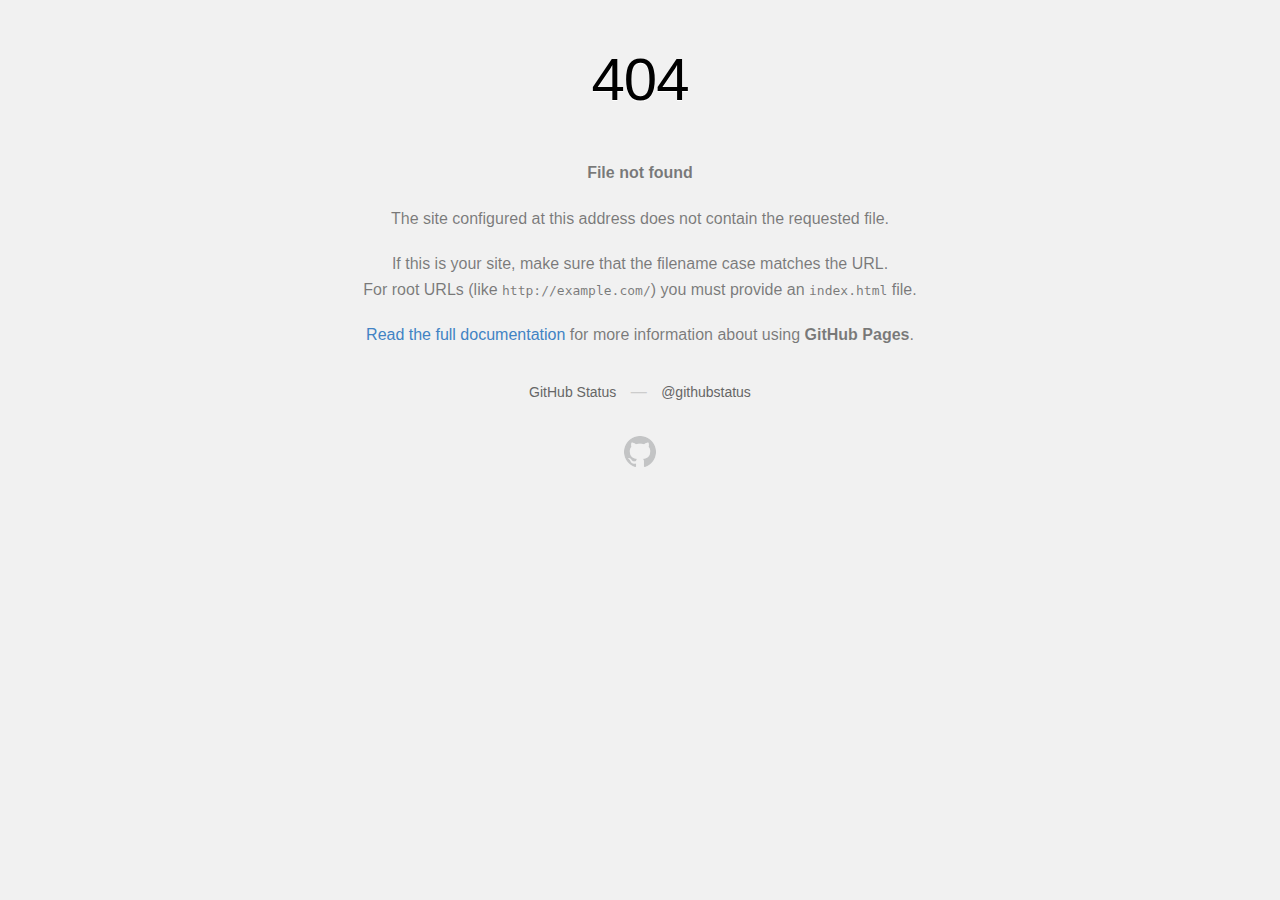
<file: favicon.html>
<!DOCTYPE html>
<html>
  <head>
    <meta http-equiv="Content-type" content="text/html; charset=utf-8">
    <meta http-equiv="Content-Security-Policy" content="default-src 'none'; style-src 'unsafe-inline'; img-src data:; connect-src 'self'">
    <title>Page not found &middot; GitHub Pages</title>
    <style type="text/css" media="screen">
      body {
        background-color: #f1f1f1;
        margin: 0;
        font-family: "Helvetica Neue", Helvetica, Arial, sans-serif;
      }

      .container { margin: 50px auto 40px auto; width: 600px; text-align: center; }

      a { color: #4183c4; text-decoration: none; }
      a:hover { text-decoration: underline; }

      h1 { width: 800px; position:relative; left: -100px; letter-spacing: -1px; line-height: 60px; font-size: 60px; font-weight: 100; margin: 0px 0 50px 0; text-shadow: 0 1px 0 #fff; }
      p { color: rgba(0, 0, 0, 0.5); margin: 20px 0; line-height: 1.6; }

      ul { list-style: none; margin: 25px 0; padding: 0; }
      li { display: table-cell; font-weight: bold; width: 1%; }

      .logo { display: inline-block; margin-top: 35px; }
      .logo-img-2x { display: none; }
      @media
      only screen and (-webkit-min-device-pixel-ratio: 2),
      only screen and (   min--moz-device-pixel-ratio: 2),
      only screen and (     -o-min-device-pixel-ratio: 2/1),
      only screen and (        min-device-pixel-ratio: 2),
      only screen and (                min-resolution: 192dpi),
      only screen and (                min-resolution: 2dppx) {
        .logo-img-1x { display: none; }
        .logo-img-2x { display: inline-block; }
      }

      #suggestions {
        margin-top: 35px;
        color: #ccc;
      }
      #suggestions a {
        color: #666666;
        font-weight: 200;
        font-size: 14px;
        margin: 0 10px;
      }

    </style>
  </head>
  <body>

    <div class="container">

      <h1>404</h1>
      <p><strong>File not found</strong></p>

      <p>
        The site configured at this address does not
        contain the requested file.
      </p>

      <p>
        If this is your site, make sure that the filename case matches the URL.<br>
        For root URLs (like <code>http://example.com/</code>) you must provide an
        <code>index.html</code> file.
      </p>

      <p>
        <a href="https://help.github.com/pages/">Read the full documentation</a>
        for more information about using <strong>GitHub Pages</strong>.
      </p>

      <div id="suggestions">
        <a href="https://githubstatus.com">GitHub Status</a> &mdash;
        <a href="https://twitter.com/githubstatus">@githubstatus</a>
      </div>

      <a href="/" class="logo logo-img-1x">
        <img width="32" height="32" title="" alt="" src="[data-uri]">
      </a>

      <a href="/" class="logo logo-img-2x">
        <img width="32" height="32" title="" alt="" src="[data-uri]">
      </a>
    </div>
  </body>
</html>
</file>
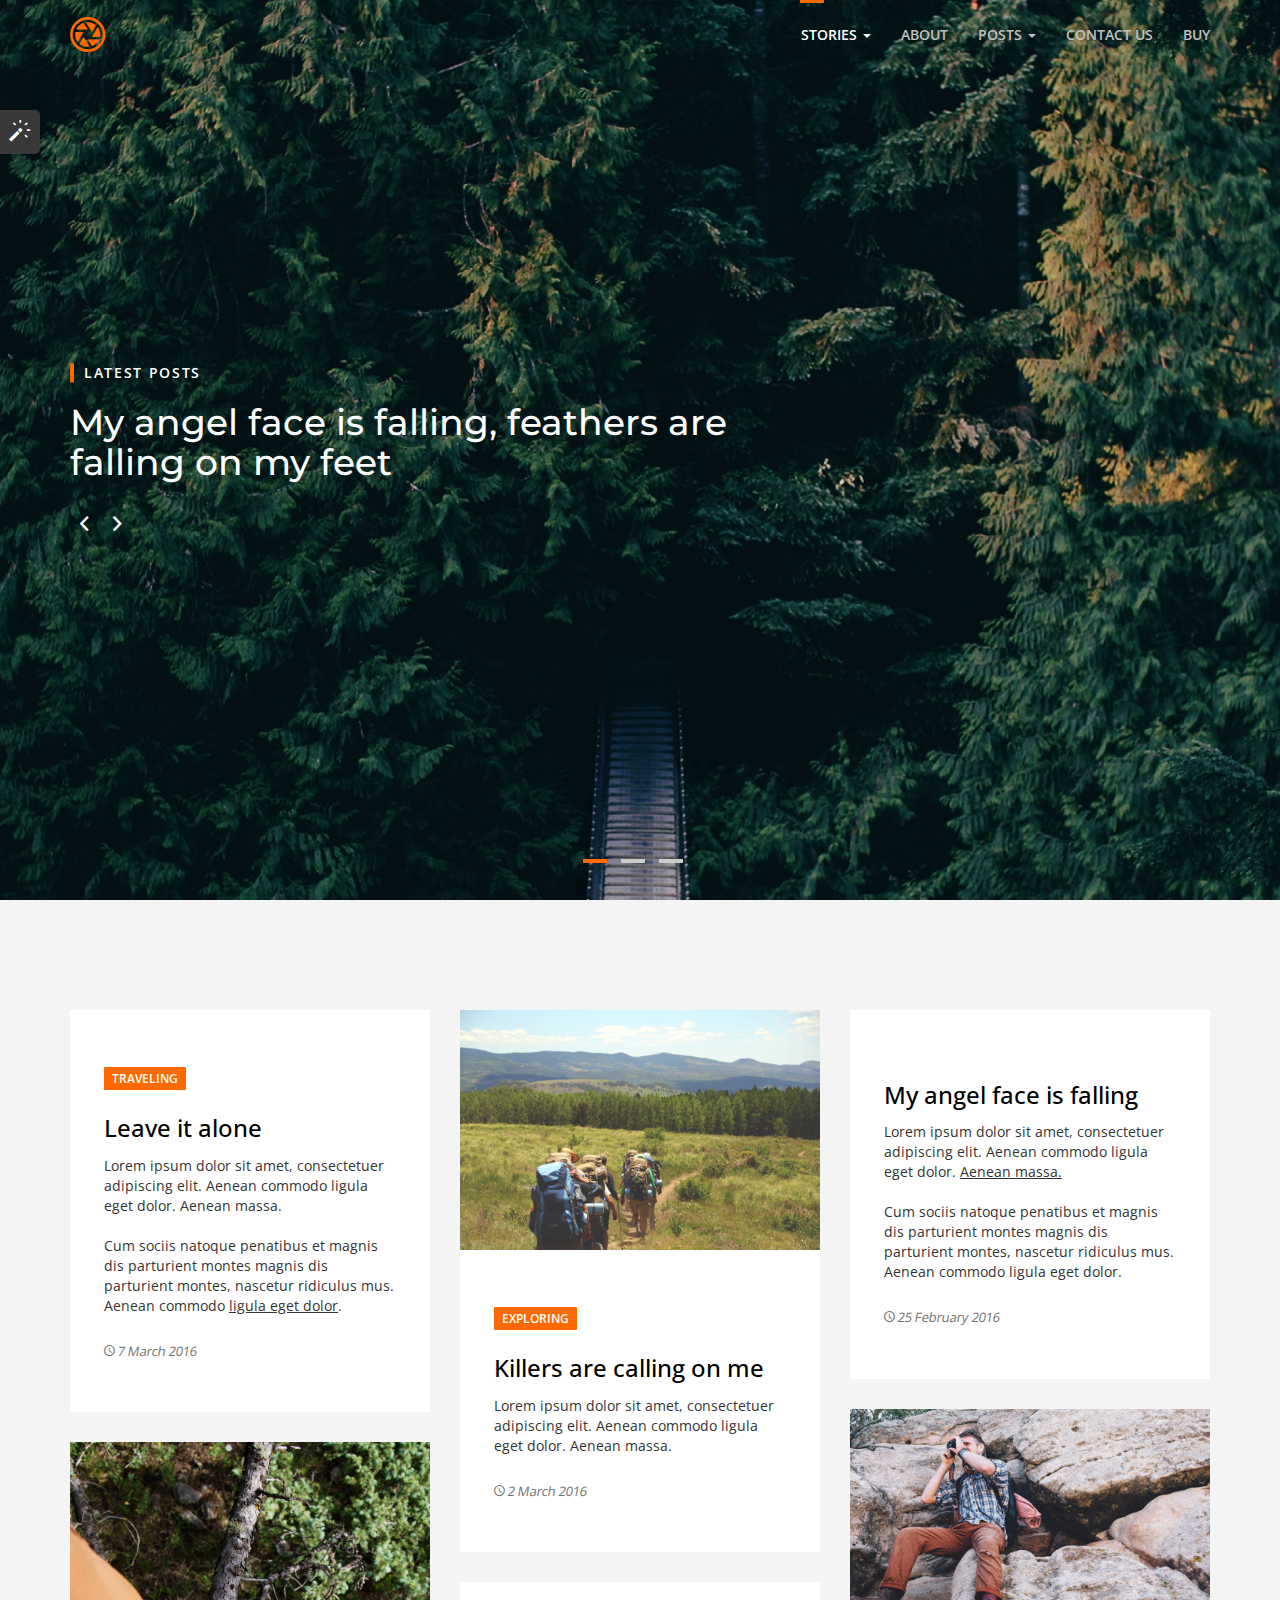
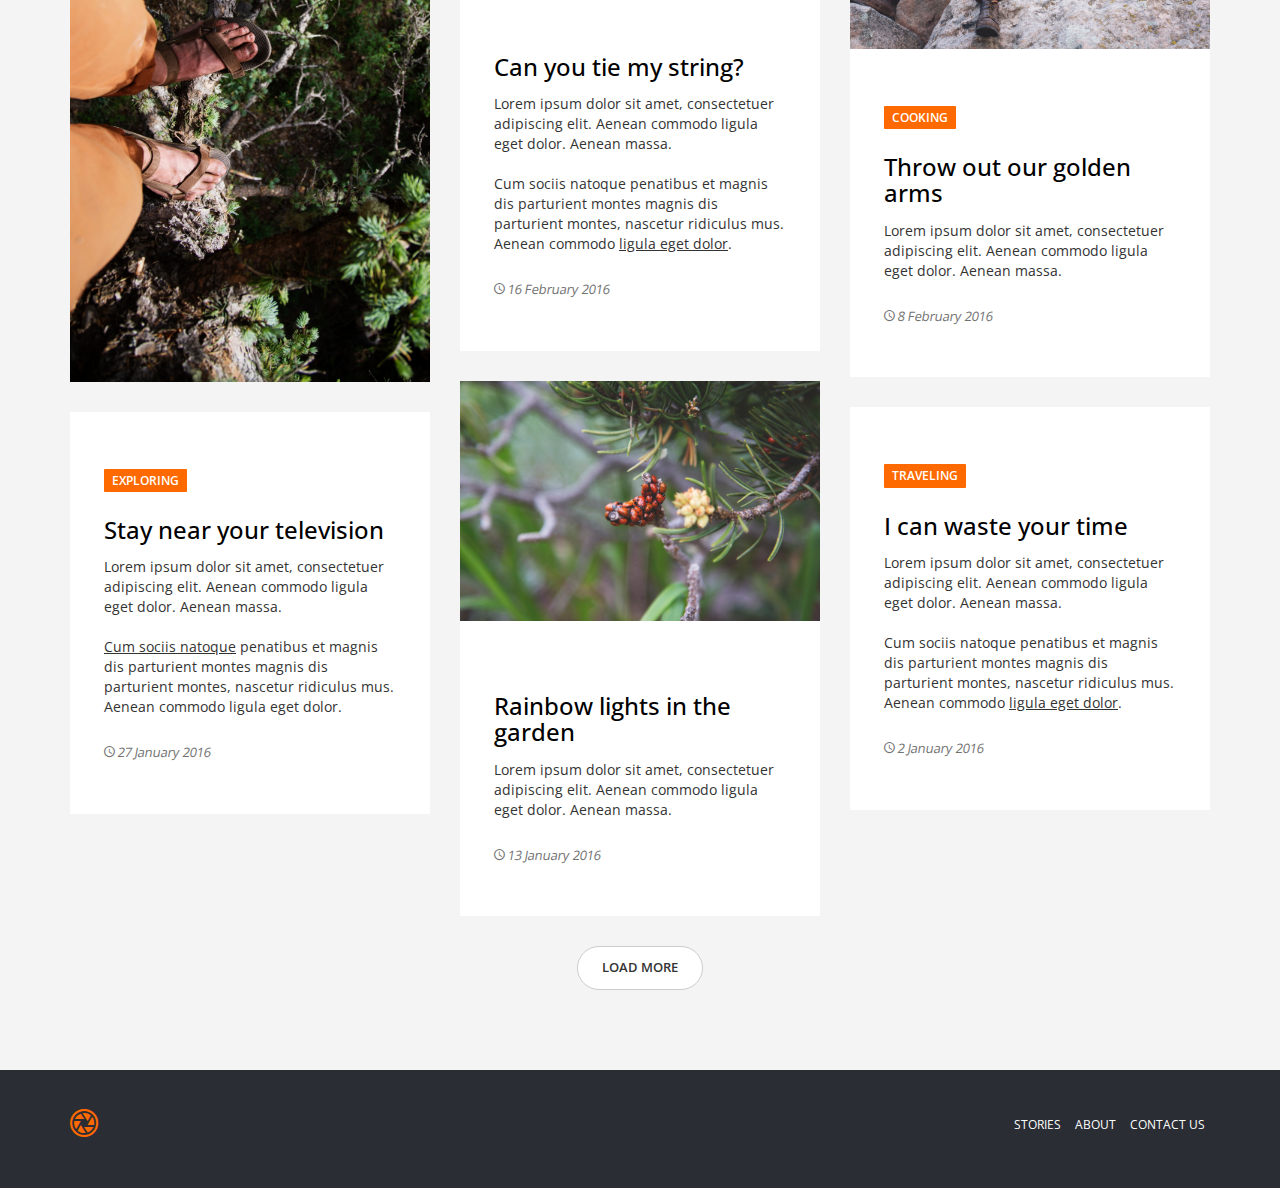
<file: home-travel.html>
<!DOCTYPE html>
<html lang="en">
  
<!-- Mirrored from paullaros.nl/libre/home-travel.html by HTTrack Website Copier/3.x [XR&CO'2014], Thu, 22 Apr 2021 13:57:58 GMT -->
<!-- Added by HTTrack --><meta http-equiv="content-type" content="text/html;charset=utf-8" /><!-- /Added by HTTrack -->
<head>
    <meta charset="utf-8">
    <meta http-equiv="X-UA-Compatible" content="IE=edge">
    <meta name="viewport" content="width=device-width, initial-scale=1.0">
    <meta name="description" content="Libre">
    <meta name="author" content="Paul Laros">
    <link rel="shortcut icon" href="favicon.html">

    <title>Praveen &middot; Professional Blog Theme</title>

    <!-- Fonts -->
    <link href="https://fonts.googleapis.com/css?family=Montserrat:400,700" rel="stylesheet">
    <link href="https://fonts.googleapis.com/css?family=Open+Sans:400,700,400italic,600" rel="stylesheet">

    <!-- Vendor Styles -->
    <link href="css/bootstrap.min.css" rel="stylesheet">
    <link href="css/ionicons.min.css" rel="stylesheet">
    <link href="css/animate.css" rel="stylesheet">
    <link href="css/slippry.css" rel="stylesheet">

    <!-- Theme Styles -->
    <link href="css/libre.css" rel="stylesheet">
    <link href="css/libre-themes.css" rel="stylesheet">
    <link href="css/custom.css" rel="stylesheet">

    <script src="js/pace.min.js"></script>

    <!-- Themeswitcher - REMOVE THIS LINE -->
    <link href="css/themeswitcher.css" rel="stylesheet">

    <!-- HTML5 shiv for IE8 support -->
    <!--[if lt IE 9]>
      <script src="https://oss.maxcdn.com/libs/html5shiv/3.7.0/html5shiv.js"></script>
    <![endif]-->
  </head>

  <body>

    <nav class="navbar navbar-libre navbar-absolute-top">
      <div class="container">
        <div class="navbar-header">
          <button type="button" class="navbar-toggle collapsed" data-toggle="collapse" data-target="#navbar" aria-expanded="false" aria-controls="navbar">
            <span class="sr-only">Toggle navigation</span>
            <span class="icon-bar"></span>
            <span class="icon-bar"></span>
            <span class="icon-bar"></span>
          </button>
          <a class="navbar-brand" href="index-2.html"><i class="ion ion-aperture spin-on-hover"></i></a>
        </div>
        <div id="navbar" class="collapse navbar-collapse">
          <ul class="nav navbar-nav navbar-right">
            <li class="active dropdown">
              <a href="#" class="dropdown-toggle" data-toggle="dropdown" role="button" aria-haspopup="true" aria-expanded="false">Stories <span class="caret"></span></a>
              <ul class="dropdown-menu">
                <li><a href="home-travel.html">Traveller</a></li>
                <li><a href="home-space.html">Space Agency</a></li>
                <li><a href="home-tech.html">Tech Agency</a></li>
                <!-- <li class="divider"></li>
                <li><a href="index-2.html">Landing</a></li> -->
              </ul>
            </li>
            <li><a href="page-about.html">About</a></li>
            <li class="dropdown">
              <a href="#" class="dropdown-toggle" data-toggle="dropdown" role="button" aria-haspopup="true" aria-expanded="false">Posts <span class="caret"></span></a>
              <ul class="dropdown-menu">
                <li><a href="post-image.html">Image post</a></li>
                <li><a href="post-video.html">Video post</a></li>
              </ul>
            </li>
            <!-- <li class="dropdown">
              <a href="#" class="dropdown-toggle" data-toggle="dropdown" role="button" aria-haspopup="true" aria-expanded="false">Docs <span class="caret"></span></a>
              <ul class="dropdown-menu">
                <li><a href="doc-typography.html">Typography</a></li>
                <li><a href="doc-buttons.html">Buttons</a></li>
                <li><a href="doc-tables.html">Tables</a></li>
                <li><a href="doc-forms.html">Forms</a></li>
                <li><a href="doc-panels.html">Panels</a></li>
              </ul>
            </li> -->
            <li><a href="page-contact.html">Contact us</a></li>
            <li><a href="https://wrapbootstrap.com/theme/libre-professional-blog-theme-WB094R3SB" target="_blank">Buy</a></li>
          </ul>
        </div><!--/.nav-collapse -->
      </div>
    </nav>

    <div class="intro">

      <div class="container">
        <div class="content">
          <div class="row">
            <div class="col-md-7">

              <div class="vertical-center">
                <span class="intro-head">Latest posts</span>
                <a class="slider-link" href="#">
                  <h1 class="slider-caption">My angel face is falling, feathers are falling on my feet</h1>
                </a>
                <a class="prev">
                  <i class="ion ion-chevron-left"></i>
                </a>
                <a class="next">
                  <i class="ion ion-chevron-right"></i>
                </a>
              </div>

            </div>
          </div>
        </div>
      </div>

      <ul id="intro-slider">
        <li title="My angel face is falling, feathers are falling on my feet">
          <img alt="" src="img/photos/travel/unsplash-2.jpg">
        </li>
        <li title="We'll stand by the pool, we'll throw out our golden arms">
          <img alt="" src="img/photos/travel/unsplash-3.jpg">
        </li>
        <li title="Hang your holiday rainbow lights in the garden">
          <img alt="" src="img/photos/travel/unsplash-1.jpg">
        </li>
      </ul>
    </div>

    <div class="posts container">
      <div class="row">
        <div class="col-sm-4">
          <section class="post">
            <div class="caption">
              <span class="post-tag">Traveling</span>
              <h2><a href="post-image.html" class="post-title">Leave it alone</a></h2>
              <p class="post-description">Lorem ipsum dolor sit amet, consectetuer adipiscing elit. Aenean commodo ligula eget dolor. Aenean massa.
              <br />
              <br />
              Cum sociis natoque penatibus et magnis dis parturient montes magnis dis parturient montes, nascetur ridiculus mus. Aenean commodo <a href="#">ligula eget dolor</a>.</p>
              <a class="post-share" href="#"><i class="ion ion-android-share-alt"></i></a>
              <span class="post-date"><i class="ion ion-android-time"></i> <span class="slant">7 March 2016</span></span>
            </div>
          </section>
          <div class="post">
            <img alt="" src="img/photos/travel/unsplash-5.jpg" class="img-responsive" />
          </div>
          <section class="post">
            <div class="caption">
              <span class="post-tag">Exploring</span>
              <h2><a href="post-image.html" class="post-title">Stay near your television</a></h2>
              <p class="post-description">Lorem ipsum dolor sit amet, consectetuer adipiscing elit. Aenean commodo ligula eget dolor. Aenean massa.
              <br />
              <br />
              <a href="#">Cum sociis natoque</a> penatibus et magnis dis parturient montes magnis dis parturient montes, nascetur ridiculus mus. Aenean commodo ligula eget dolor.</p>
              <a class="post-share" href="#"><i class="ion ion-android-share-alt"></i></a>
              <span class="post-date"><i class="ion ion-android-time"></i> <span class="slant">27 January 2016</span></span>
            </div>
          </section>
        </div>
        <div class="col-sm-4">
          <section class="post">
            <img alt="" src="img/photos/travel/unsplash-6.jpg" class="img-responsive" />
            <div class="caption">
              <span class="post-tag">Exploring</span>
              <h2><a href="post-image.html" class="post-title">Killers are calling on me</a></h2>
              <p class="post-description">Lorem ipsum dolor sit amet, consectetuer adipiscing elit. Aenean commodo ligula eget dolor. Aenean massa.</p>
              <a class="post-share" href="#"><i class="ion ion-android-share-alt"></i></a>
              <span class="post-date"><i class="ion ion-android-time"></i> <span class="slant">2 March 2016</span></span>
            </div>
          </section>
          <section class="post">
            <div class="caption">
              <h2><a href="post-image.html" class="post-title">Can you tie my string?</a></h2>
              <p class="post-description">Lorem ipsum dolor sit amet, consectetuer adipiscing elit. Aenean commodo ligula eget dolor. Aenean massa.
              <br />
              <br />
              Cum sociis natoque penatibus et magnis dis parturient montes magnis dis parturient montes, nascetur ridiculus mus. Aenean commodo <a href="#">ligula eget dolor</a>.</p>
              <a class="post-share" href="#"><i class="ion ion-android-share-alt"></i></a>
              <span class="post-date"><i class="ion ion-android-time"></i> <span class="slant">16 February 2016</span></span>
            </div>
          </section>
          <section class="post">
            <img alt="" src="img/photos/travel/unsplash-7.jpg" class="img-responsive" />
            <div class="caption">
              <h2><a href="post-image.html" class="post-title">Rainbow lights in the garden</a></h2>
              <p class="post-description">Lorem ipsum dolor sit amet, consectetuer adipiscing elit. Aenean commodo ligula eget dolor. Aenean massa.</p>
              <a class="post-share" href="#"><i class="ion ion-android-share-alt"></i></a>
              <span class="post-date"><i class="ion ion-android-time"></i> <span class="slant">13 January 2016</span></span>
            </div>
          </section>
        </div>
        <div class="col-sm-4">
          <section class="post">
            <div class="caption">
              <h2><a href="post-image.html" class="post-title">My angel face is falling</a></h2>
              <p class="post-description">Lorem ipsum dolor sit amet, consectetuer adipiscing elit. Aenean commodo ligula eget dolor. <a href="#">Aenean massa.</a>
              <br />
              <br />
              Cum sociis natoque penatibus et magnis dis parturient montes magnis dis parturient montes, nascetur ridiculus mus. Aenean commodo ligula eget dolor.</p>
              <a class="post-share" href="#"><i class="ion ion-android-share-alt"></i></a>
              <span class="post-date"><i class="ion ion-android-time"></i> <span class="slant">25 February 2016</span></span>
            </div>
          </section>
          <section class="post">
            <img alt="" src="img/photos/travel/unsplash-4.jpg" class="img-responsive" />
            <div class="caption">
              <span class="post-tag">Cooking</span>
              <h2><a href="post-image.html" class="post-title">Throw out our golden arms</a></h2>
              <p class="post-description">Lorem ipsum dolor sit amet, consectetuer adipiscing elit. Aenean commodo ligula eget dolor. Aenean massa.</p>
              <a class="post-share" href="#"><i class="ion ion-android-share-alt"></i></a>
              <span class="post-date"><i class="ion ion-android-time"></i> <span class="slant">8 February 2016</span></span>
            </div>
          </section>
          <section class="post">
            <div class="caption">
              <span class="post-tag">Traveling</span>
              <h2><a href="post-image.html" class="post-title">I can waste your time</a></h2>
              <p class="post-description">Lorem ipsum dolor sit amet, consectetuer adipiscing elit. Aenean commodo ligula eget dolor. Aenean massa.
              <br />
              <br />
              Cum sociis natoque penatibus et magnis dis parturient montes magnis dis parturient montes, nascetur ridiculus mus. Aenean commodo <a href="#">ligula eget dolor</a>.</p>
              <a class="post-share" href="#"><i class="ion ion-android-share-alt"></i></a>
              <span class="post-date"><i class="ion ion-android-time"></i> <span class="slant">2 January 2016</span></span>
            </div>
          </section>
        </div>
        <div class="col-sm-12 text-center">
          <a class="btn btn-default btn-round-lg btn-lg" href="#">
            Load more
          </a>
        </div>
      </div>
    </div>

    <footer id="footer">
      <div id="links">
        <div class="container">
          <div class="row">

            <div class="col-sm-2">
              <a class="brand" href="index-2.html"><i class="ion ion-aperture spin-on-hover"></i></a>
            </div>

            <div class="col-sm-10 text-right">
              <ul class="list-inline">
                <li class="active"><a href="home-travel.html">Stories</a></li>
                <li><a href="page-about.html">About</a></li>
                <li><a href="page-contact.html">Contact us</a></li>
                <!-- <li><a href="https://wrapbootstrap.com/theme/libre-professional-blog-theme-WB094R3SB" target="_blank">Buy</a></li> -->
              </ul>
            </div>

          </div>
        </div>
      </div>
    </footer>

    <!-- Themeswitcher - REMOVE THESE LINES -->
    <div class="themeswitcher">
      <div class="toggle"><i class="ion ion-wand"></i></div>
      <div class="colors">
        <h4>Theme Colour</h4>
        <div class="color orange btn btn-default btn-block" data-color="orange"></div>
        <div class="color green btn btn-default btn-block" data-color="green"></div>
        <div class="color red btn btn-default btn-block" data-color="red"></div>
        <div class="color blue btn btn-default btn-block" data-color="blue"></div>
        <div class="color yellow btn btn-default btn-block" data-color="yellow"></div>
      </div>
    </div>

    <!-- Scripts -->
    <script src="js/jquery-1.11.3.min.js"></script>
    <script src="js/bootstrap.min.js"></script>
    <script src="js/slippry.min.js"></script>
    <script src="js/main.js"></script>

    <!-- Page specific scripts -->
    <script>

      var slider;

      $(function(){
        slider = $('#intro-slider').slippry({
          // General elements & wrapper
          slippryWrapper: '<div class="sy-box intro-slider" />',

          // Options
          auto: true,
          autoHover: false,
          loop: true,
          captionsSrc: 'li',
          captions: 'custom',
          captionsEl: '.slider-caption',
          controls: false,

          // Transitions
          transition: 'kenburns', // fade, horizontal, kenburns, false
          continuous: true,
          speed: 5500,

          // Events
          onSlideBefore: function (slide, old_index, new_index) {
            onSlideBefore(slide, old_index, new_index);
            return this;
          }
        });
      });
    </script>

    <!-- Themeswitcher - REMOVE THIS LINE -->
    <script src="js/themeswitcher.js"></script>

  </body>

<!-- Mirrored from paullaros.nl/libre/home-travel.html by HTTrack Website Copier/3.x [XR&CO'2014], Thu, 22 Apr 2021 14:02:19 GMT -->
</html>
</file>
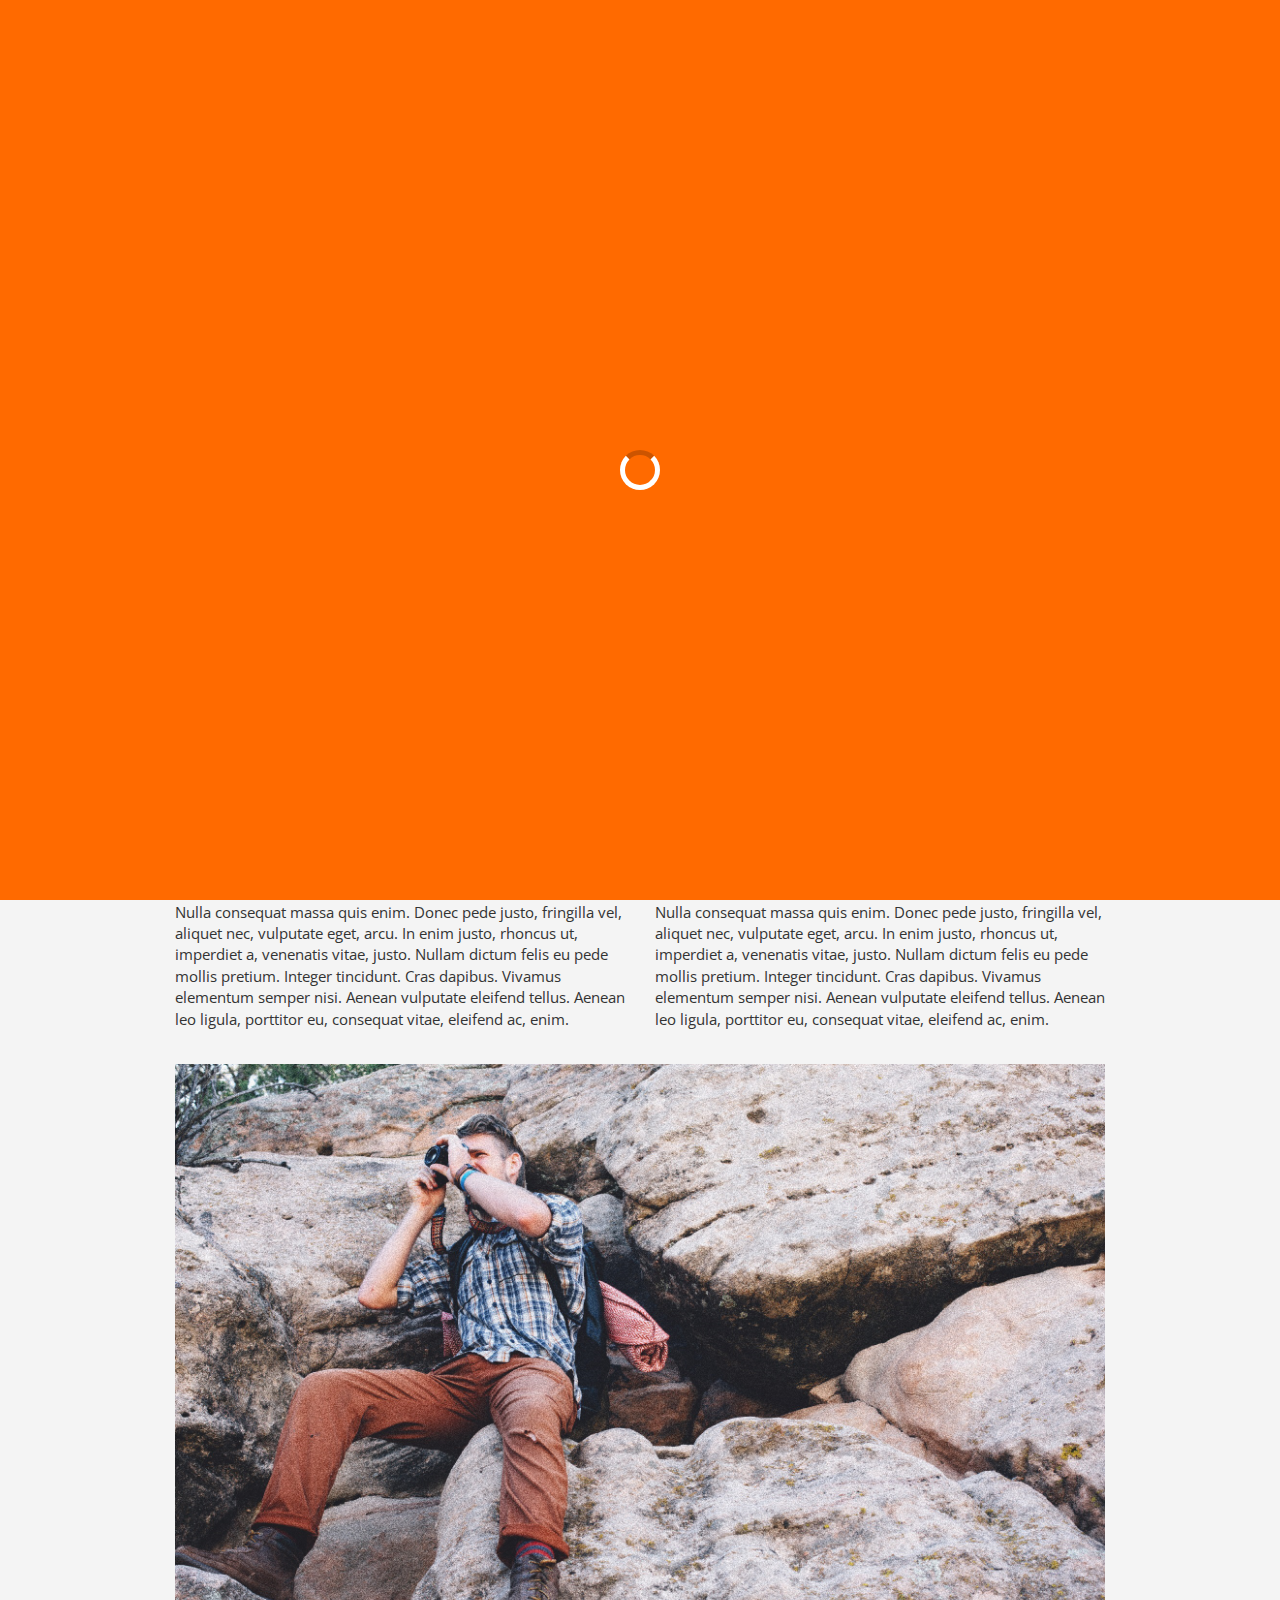
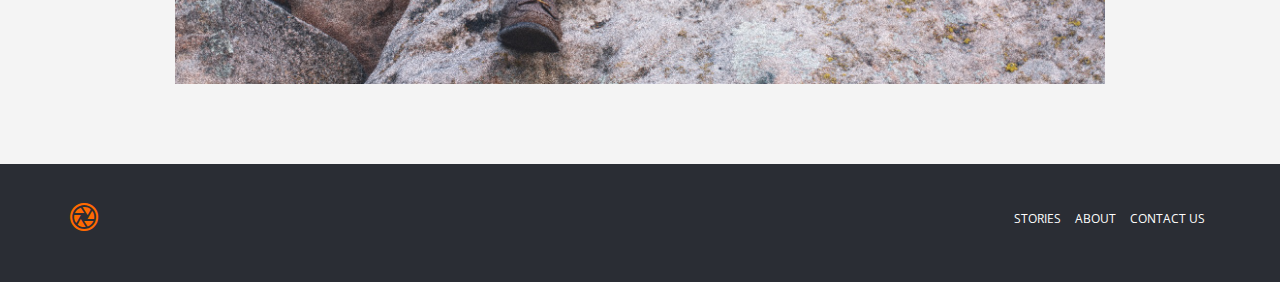
<file: page-about.html>
<!DOCTYPE html>
<html lang="en">
  
<!-- Mirrored from paullaros.nl/libre/page-about.html by HTTrack Website Copier/3.x [XR&CO'2014], Thu, 22 Apr 2021 14:07:14 GMT -->
<!-- Added by HTTrack --><meta http-equiv="content-type" content="text/html;charset=utf-8" /><!-- /Added by HTTrack -->
<head>
    <meta charset="utf-8">
    <meta http-equiv="X-UA-Compatible" content="IE=edge">
    <meta name="viewport" content="width=device-width, initial-scale=1.0">
    <meta name="description" content="Libre">
    <meta name="author" content="Paul Laros">
    <link rel="shortcut icon" href="favicon.html">

    <title>Praveen &middot; Professional Blog Theme</title>

    <!-- Fonts -->
    <link href="https://fonts.googleapis.com/css?family=Montserrat:400,700" rel="stylesheet">
    <link href="https://fonts.googleapis.com/css?family=Open+Sans:400,700,400italic,600" rel="stylesheet">

    <!-- Vendor Styles -->
    <link href="css/bootstrap.min.css" rel="stylesheet">
    <link href="css/ionicons.min.css" rel="stylesheet">
    <link href="css/animate.css" rel="stylesheet">
    <link href="css/slippry.css" rel="stylesheet">

    <!-- Theme Styles -->
    <link href="css/libre.css" rel="stylesheet">
    <link href="css/libre-themes.css" rel="stylesheet">
    <link href="css/custom.css" rel="stylesheet">

    <script src="js/pace.min.js"></script>

    <!-- Themeswitcher - REMOVE THIS LINE -->
    <link href="css/themeswitcher.css" rel="stylesheet">

    <!-- HTML5 shiv for IE8 support -->
    <!--[if lt IE 9]>
      <script src="https://oss.maxcdn.com/libs/html5shiv/3.7.0/html5shiv.js"></script>
    <![endif]-->
  </head>

  <body>

    <nav class="navbar navbar-libre navbar-absolute-top">
      <div class="container">
        <div class="navbar-header">
          <button type="button" class="navbar-toggle collapsed" data-toggle="collapse" data-target="#navbar" aria-expanded="false" aria-controls="navbar">
            <span class="sr-only">Toggle navigation</span>
            <span class="icon-bar"></span>
            <span class="icon-bar"></span>
            <span class="icon-bar"></span>
          </button>
          <a class="navbar-brand" href="index-2.html"><i class="ion ion-aperture spin-on-hover"></i></a>
        </div>
        <div id="navbar" class="collapse navbar-collapse">
          <ul class="nav navbar-nav navbar-right">
            <li class="dropdown">
              <a href="#" class="dropdown-toggle" data-toggle="dropdown" role="button" aria-haspopup="true" aria-expanded="false">Stories <span class="caret"></span></a>
              <ul class="dropdown-menu">
                <li><a href="home-travel.html">Traveller</a></li>
                <li><a href="home-space.html">Space Agency</a></li>
                <li><a href="home-tech.html">Tech Agency</a></li>
                <!-- <li class="divider"></li>
                <li><a href="index-2.html">Landing</a></li> -->
              </ul>
            </li>
            <li class="active"><a href="page-about.html">About</a></li>
            <li class="dropdown">
              <a href="#" class="dropdown-toggle" data-toggle="dropdown" role="button" aria-haspopup="true" aria-expanded="false">Posts <span class="caret"></span></a>
              <ul class="dropdown-menu">
                <li><a href="post-image.html">Image post</a></li>
                <li><a href="post-video.html">Video post</a></li>
              </ul>
            </li>
            <!-- <li class="dropdown">
              <a href="#" class="dropdown-toggle" data-toggle="dropdown" role="button" aria-haspopup="true" aria-expanded="false">Docs <span class="caret"></span></a>
              <ul class="dropdown-menu">
                <li><a href="doc-typography.html">Typography</a></li>
                <li><a href="doc-buttons.html">Buttons</a></li>
                <li><a href="doc-tables.html">Tables</a></li>
                <li><a href="doc-forms.html">Forms</a></li>
                <li><a href="doc-panels.html">Panels</a></li>
              </ul>
            </li> -->
            <li><a href="page-contact.html">Contact us</a></li>
            <!-- <li><a href="https://wrapbootstrap.com/theme/libre-professional-blog-theme-WB094R3SB" target="_blank">Buy</a></li> -->
          </ul>
        </div><!--/.nav-collapse -->
      </div>
    </nav>

    <div class="header page" style="background-image:url('img/photos/travel/unsplash-1.jpg')">

      <div class="vertical-center">
        <div class="container">
          <div class="content">
            <h1>About us</h1>
          </div>
        </div>
      </div>
      
    </div>

    <div class="single post container">

      <div class="content">
        <h2>Let us introduce!</h2>
        <p>Lorem ipsum dolor sit amet, consectetuer adipiscing elit. Aenean commodo ligula eget dolor. Aenean massa. Cum sociis natoque <a href="#">penatibus</a> et magnis dis parturient montes, nascetur ridiculus mus. Donec quam felis, ultricies nec, pellentesque eu, <strong>pretium quis, sem.</strong></p>

        <p>Nulla consequat massa quis enim. Donec pede justo, fringilla vel, aliquet nec, vulputate eget, arcu. In enim justo, rhoncus ut, imperdiet a, venenatis vitae, justo. Nullam dictum felis eu pede mollis pretium. Integer tincidunt. Cras dapibus. Vivamus elementum semper nisi. Aenean vulputate eleifend tellus. Aenean leo ligula, porttitor eu, consequat vitae, eleifend ac, enim.</p>

        <p><strong>Aliquam lorem ante</strong>, dapibus in, viverra quis, feugiat a, tellus. Phasellus viverra nulla ut metus varius laoreet. Quisque rutrum. Aenean imperdiet. Etiam ultricies nisi vel augue. Curabitur ullamcorper ultricies nisi. Nam eget dui. <strong>Etiam rhoncus</strong>. Maecenas tempus, tellus eget condimentum rhoncus, sem quam semper libero, sit amet adipiscing sem neque sed ipsum. Nam quam nunc, blandit vel, luctus pulvinar, hendrerit id, lorem. Maecenas nec odio et ante <a href="#">tincidunt tempus</a>.</p>

        <h3>Our mission</h3>
        <div class="row">
          <div class="col-md-6">
            <p>Nulla consequat massa quis enim. Donec pede justo, fringilla vel, aliquet nec, vulputate eget, arcu. In enim justo, rhoncus ut, imperdiet a, venenatis vitae, justo. Nullam dictum felis eu pede mollis pretium. Integer tincidunt. Cras dapibus. Vivamus elementum semper nisi. Aenean vulputate eleifend tellus. Aenean leo ligula, porttitor eu, consequat vitae, eleifend ac, enim.</p>
          </div>
          <div class="col-md-6">
            <p>Nulla consequat massa quis enim. Donec pede justo, fringilla vel, aliquet nec, vulputate eget, arcu. In enim justo, rhoncus ut, imperdiet a, venenatis vitae, justo. Nullam dictum felis eu pede mollis pretium. Integer tincidunt. Cras dapibus. Vivamus elementum semper nisi. Aenean vulputate eleifend tellus. Aenean leo ligula, porttitor eu, consequat vitae, eleifend ac, enim.</p>
          </div>
        </div>

        <p>
          <img src="img/photos/travel/unsplash-4.jpg" class="img-responsive" />
        </p>

      </div>

    </div>

    <footer id="footer">
      <div id="links">
        <div class="container">
          <div class="row">

            <div class="col-sm-2">
              <a class="brand" href="index-2.html"><i class="ion ion-aperture spin-on-hover"></i></a>
            </div>

            <div class="col-sm-10 text-right">
              <ul class="list-inline">
                <li class="active"><a href="home-travel.html">Stories</a></li>
                <li><a href="page-about.html">About</a></li>
                <li><a href="page-contact.html">Contact us</a></li>
                <!-- <li><a href="https://wrapbootstrap.com/theme/libre-professional-blog-theme-WB094R3SB" target="_blank">Buy</a></li> -->
              </ul>
            </div>

          </div>
        </div>
      </div>
    </footer>

    <!-- Themeswitcher - REMOVE THESE LINES -->
    <div class="themeswitcher">
      <div class="toggle"><i class="ion ion-wand"></i></div>
      <div class="colors">
        <h4>Theme Colour</h4>
        <div class="color orange btn btn-default btn-block" data-color="orange"></div>
        <div class="color green btn btn-default btn-block" data-color="green"></div>
        <div class="color red btn btn-default btn-block" data-color="red"></div>
        <div class="color blue btn btn-default btn-block" data-color="blue"></div>
        <div class="color yellow btn btn-default btn-block" data-color="yellow"></div>
      </div>
    </div>

    <!-- Scripts -->
    <script src="js/jquery-1.11.3.min.js"></script>
    <script src="js/bootstrap.min.js"></script>
    <script src="js/slippry.min.js"></script>
    <script src="js/main.js"></script>

    <!-- Themeswitcher - REMOVE THIS LINE -->
    <script src="js/themeswitcher.js"></script>

  </body>

<!-- Mirrored from paullaros.nl/libre/page-about.html by HTTrack Website Copier/3.x [XR&CO'2014], Thu, 22 Apr 2021 14:07:14 GMT -->
</html>
</file>
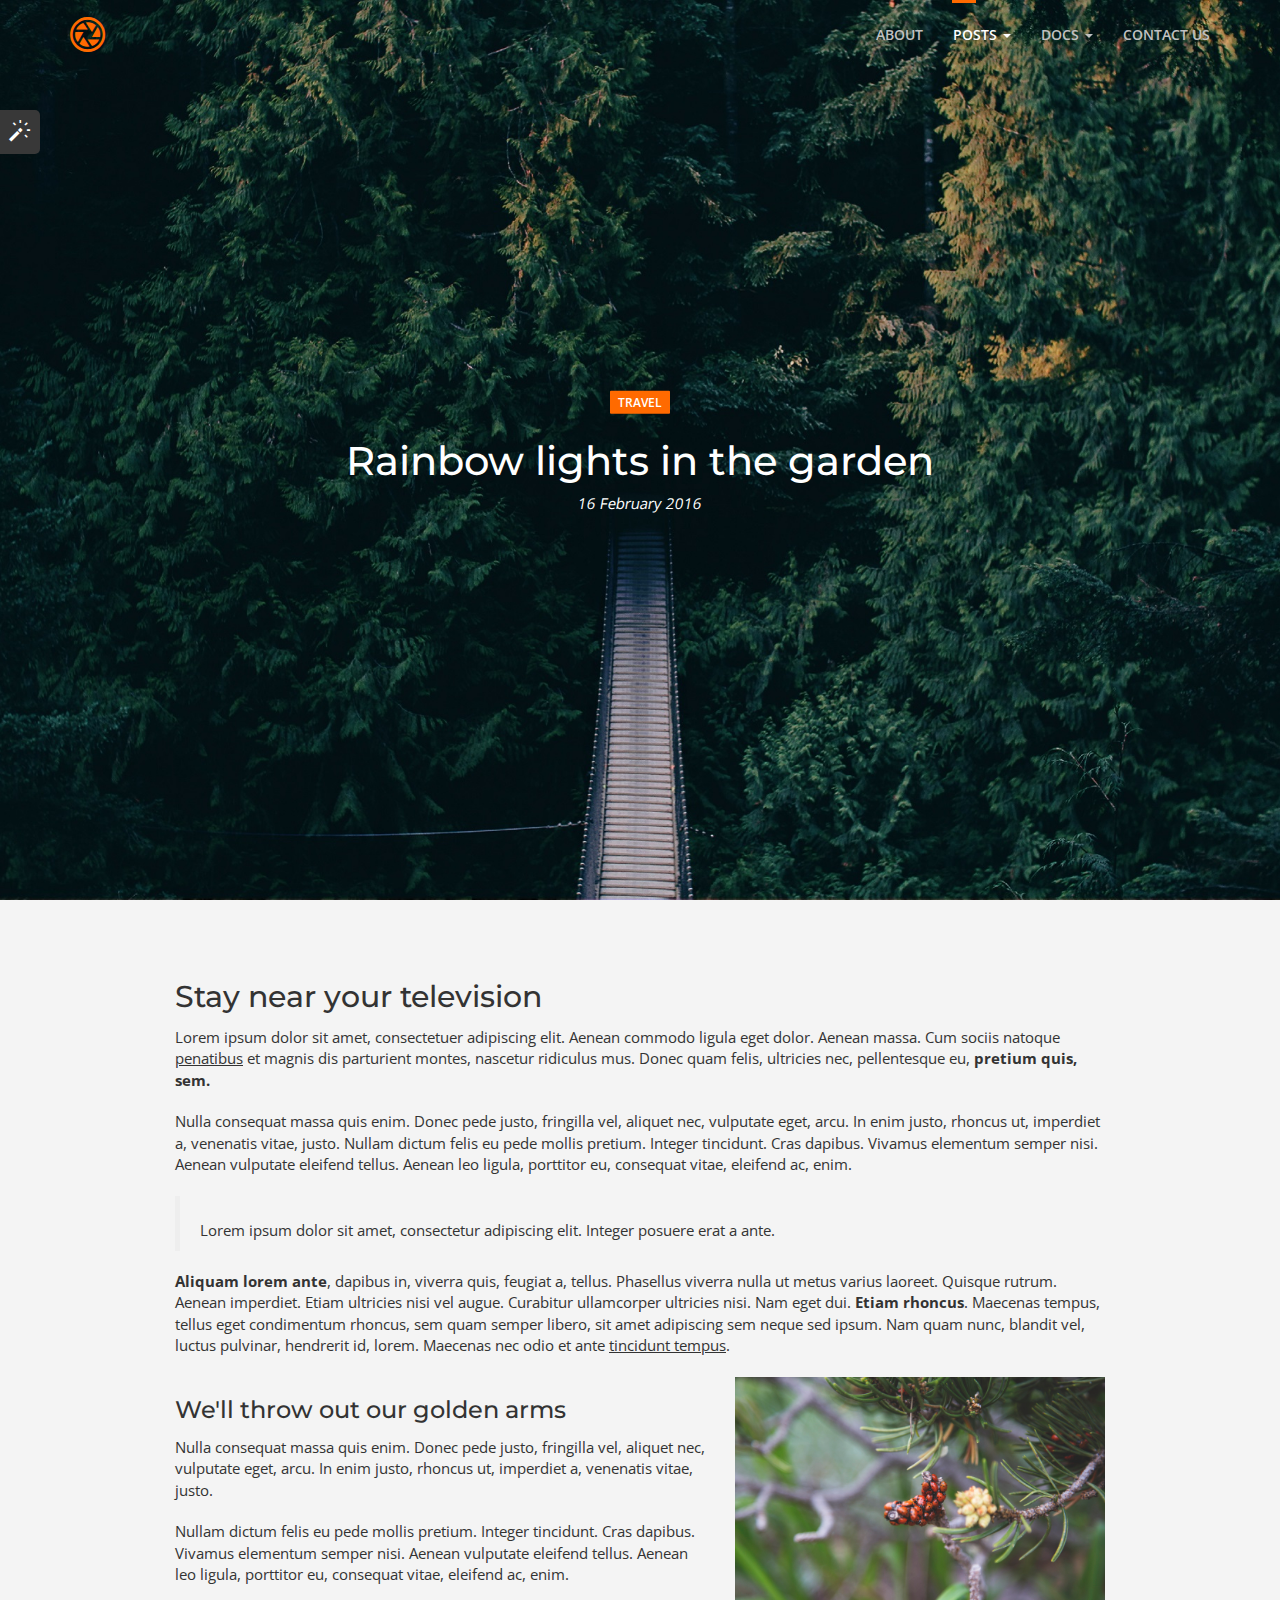
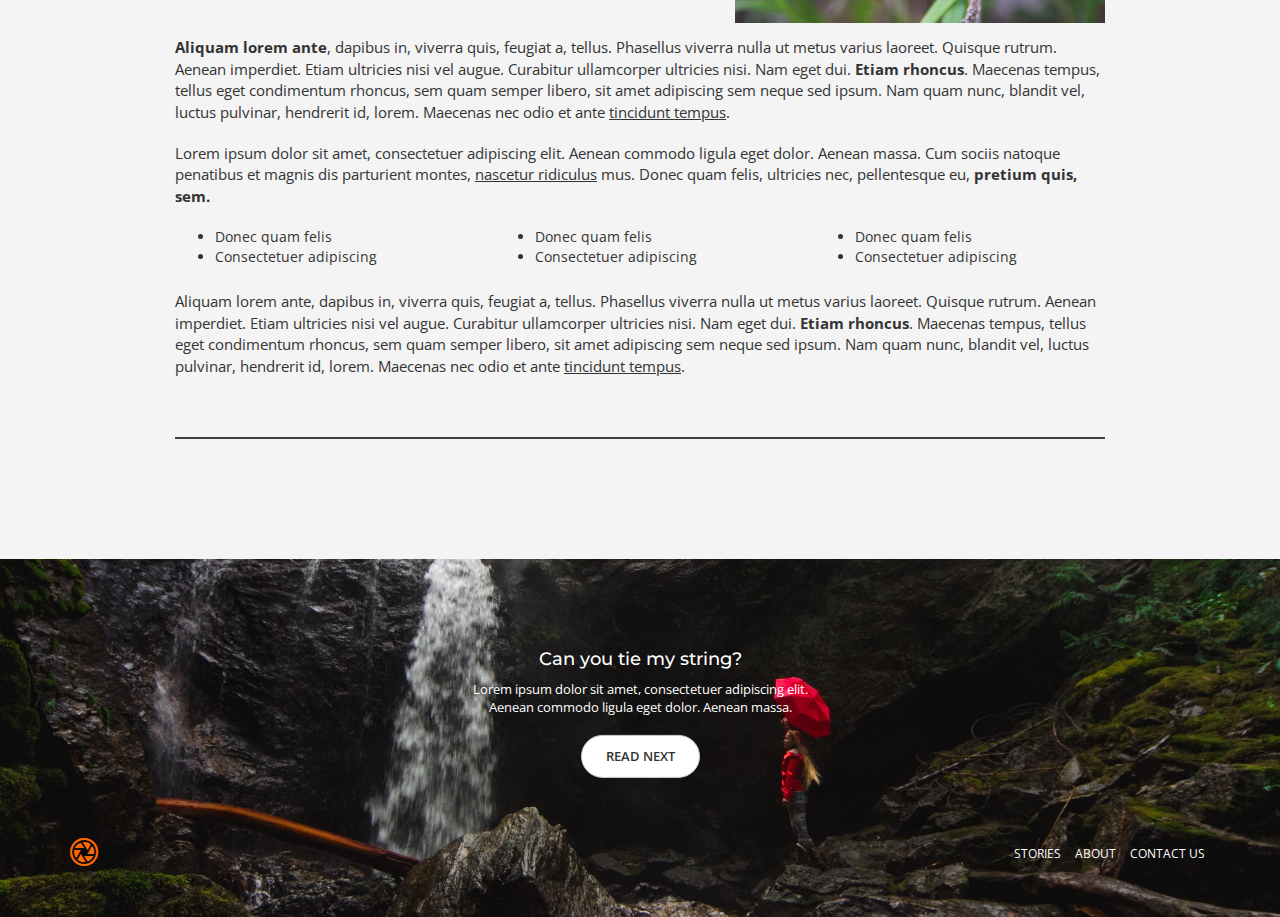
<file: post-image.html>
<!DOCTYPE html>
<html lang="en">
  
<!-- Mirrored from paullaros.nl/libre/post-image.html by HTTrack Website Copier/3.x [XR&CO'2014], Thu, 22 Apr 2021 14:07:14 GMT -->
<!-- Added by HTTrack --><meta http-equiv="content-type" content="text/html;charset=utf-8" /><!-- /Added by HTTrack -->
<head>
    <meta charset="utf-8">
    <meta http-equiv="X-UA-Compatible" content="IE=edge">
    <meta name="viewport" content="width=device-width, initial-scale=1.0">
    <meta name="description" content="Libre">
    <meta name="author" content="Paul Laros">
    <link rel="shortcut icon" href="favicon.html">

    <title>Praveen &middot; Professional Blog Theme</title>

    <!-- Fonts -->
    <link href="https://fonts.googleapis.com/css?family=Montserrat:400,700" rel="stylesheet">
    <link href="https://fonts.googleapis.com/css?family=Open+Sans:400,700,400italic,600" rel="stylesheet">

    <!-- Vendor Styles -->
    <link href="css/bootstrap.min.css" rel="stylesheet">
    <link href="css/ionicons.min.css" rel="stylesheet">
    <link href="css/animate.css" rel="stylesheet">
    <link href="css/slippry.css" rel="stylesheet">

    <!-- Theme Styles -->
    <link href="css/libre.css" rel="stylesheet">
    <link href="css/libre-themes.css" rel="stylesheet">
    <link href="css/custom.css" rel="stylesheet">

    <script src="js/pace.min.js"></script>

    <!-- Themeswitcher - REMOVE THIS LINE -->
    <link href="css/themeswitcher.css" rel="stylesheet">

    <!-- HTML5 shiv for IE8 support -->
    <!--[if lt IE 9]>
      <script src="https://oss.maxcdn.com/libs/html5shiv/3.7.0/html5shiv.js"></script>
    <![endif]-->
  </head>

  <body>

    <nav class="navbar navbar-libre navbar-absolute-top">
      <div class="container">
        <div class="navbar-header">
          <button type="button" class="navbar-toggle collapsed" data-toggle="collapse" data-target="#navbar" aria-expanded="false" aria-controls="navbar">
            <span class="sr-only">Toggle navigation</span>
            <span class="icon-bar"></span>
            <span class="icon-bar"></span>
            <span class="icon-bar"></span>
          </button>
          <a class="navbar-brand" href="index-2.html"><i class="ion ion-aperture spin-on-hover"></i></a>
        </div>
        <div id="navbar" class="collapse navbar-collapse">
          <ul class="nav navbar-nav navbar-right">
            <!-- <li class="dropdown">
              <a href="#" class="dropdown-toggle" data-toggle="dropdown" role="button" aria-haspopup="true" aria-expanded="false">Stories <span class="caret"></span></a>
              <ul class="dropdown-menu">
                <li><a href="home-travel.html">Traveller</a></li>
                <li><a href="home-space.html">Space Agency</a></li>
                <li><a href="home-tech.html">Tech Agency</a></li>
                <li class="divider"></li>
                <li><a href="index-2.html">Landing</a></li>
              </ul>
            </li> -->
            <li><a href="page-about.html">About</a></li>
            <li class="dropdown active">
              <a href="#" class="dropdown-toggle" data-toggle="dropdown" role="button" aria-haspopup="true" aria-expanded="false">Posts <span class="caret"></span></a>
              <ul class="dropdown-menu">
                <li><a href="post-image.html">Image post</a></li>
                <li><a href="post-video.html">Video post</a></li>
              </ul>
            </li>
            <li class="dropdown">
              <a href="#" class="dropdown-toggle" data-toggle="dropdown" role="button" aria-haspopup="true" aria-expanded="false">Docs <span class="caret"></span></a>
              <ul class="dropdown-menu">
                <li><a href="doc-typography.html">Typography</a></li>
                <li><a href="doc-buttons.html">Buttons</a></li>
                <li><a href="doc-tables.html">Tables</a></li>
                <li><a href="doc-forms.html">Forms</a></li>
                <li><a href="doc-panels.html">Panels</a></li>
              </ul>
            </li>
            <li><a href="page-contact.html">Contact us</a></li>
            <!-- <li><a href="https://wrapbootstrap.com/theme/libre-professional-blog-theme-WB094R3SB" target="_blank">Buy</a></li> -->
          </ul>
        </div><!--/.nav-collapse -->
      </div>
    </nav>

    <div class="header post" style="background-image:url('img/photos/travel/unsplash-2.jpg')">

      <div class="vertical-center">
        <div class="container">
          <div class="content">
            <span class="post-tag">Travel</span>
            <h1>Rainbow lights in the garden</h1>
            <span class="post-date slant">16 February 2016</span>
          </div>
        </div>
      </div>
      
    </div>

    <div class="single post container">

      <div class="content">
        <h2>Stay near your television</h2>
        <p>Lorem ipsum dolor sit amet, consectetuer adipiscing elit. Aenean commodo ligula eget dolor. Aenean massa. Cum sociis natoque <a href="#">penatibus</a> et magnis dis parturient montes, nascetur ridiculus mus. Donec quam felis, ultricies nec, pellentesque eu, <strong>pretium quis, sem.</strong></p>

        <p>Nulla consequat massa quis enim. Donec pede justo, fringilla vel, aliquet nec, vulputate eget, arcu. In enim justo, rhoncus ut, imperdiet a, venenatis vitae, justo. Nullam dictum felis eu pede mollis pretium. Integer tincidunt. Cras dapibus. Vivamus elementum semper nisi. Aenean vulputate eleifend tellus. Aenean leo ligula, porttitor eu, consequat vitae, eleifend ac, enim.</p>

        <blockquote>
          <p>Lorem ipsum dolor sit amet, consectetur adipiscing elit. Integer posuere erat a ante.</p>
        </blockquote>
        
        <p><strong>Aliquam lorem ante</strong>, dapibus in, viverra quis, feugiat a, tellus. Phasellus viverra nulla ut metus varius laoreet. Quisque rutrum. Aenean imperdiet. Etiam ultricies nisi vel augue. Curabitur ullamcorper ultricies nisi. Nam eget dui. <strong>Etiam rhoncus</strong>. Maecenas tempus, tellus eget condimentum rhoncus, sem quam semper libero, sit amet adipiscing sem neque sed ipsum. Nam quam nunc, blandit vel, luctus pulvinar, hendrerit id, lorem. Maecenas nec odio et ante <a href="#">tincidunt tempus</a>.</p>

        <div class="row">
          <div class="col-md-7">
            <h3>We'll throw out our golden arms</h3>
            <p>Nulla consequat massa quis enim. Donec pede justo, fringilla vel, aliquet nec, vulputate eget, arcu. In enim justo, rhoncus ut, imperdiet a, venenatis vitae, justo.</p>

            <p>Nullam dictum felis eu pede mollis pretium. Integer tincidunt. Cras dapibus. Vivamus elementum semper nisi. Aenean vulputate eleifend tellus. Aenean leo ligula, porttitor eu, consequat vitae, eleifend ac, enim.</p>
          </div>
          <div class="col-md-5">
            <img src="img/photos/travel/unsplash-7.jpg" class="img-responsive" />
          </div>
        </div>

        <p><strong>Aliquam lorem ante</strong>, dapibus in, viverra quis, feugiat a, tellus. Phasellus viverra nulla ut metus varius laoreet. Quisque rutrum. Aenean imperdiet. Etiam ultricies nisi vel augue. Curabitur ullamcorper ultricies nisi. Nam eget dui. <strong>Etiam rhoncus</strong>. Maecenas tempus, tellus eget condimentum rhoncus, sem quam semper libero, sit amet adipiscing sem neque sed ipsum. Nam quam nunc, blandit vel, luctus pulvinar, hendrerit id, lorem. Maecenas nec odio et ante <a href="#">tincidunt tempus</a>.</p>

        <p>Lorem ipsum dolor sit amet, consectetuer adipiscing elit. Aenean commodo ligula eget dolor. Aenean massa. Cum sociis natoque penatibus et magnis dis parturient montes, <a href="#">nascetur ridiculus</a> mus. Donec quam felis, ultricies nec, pellentesque eu, <strong>pretium quis, sem.</strong></p>

        <div class="row">
          <div class="col-md-4">
            <ul>
              <li>Donec quam felis</li>
              <li>Consectetuer adipiscing</li>
            </ul>
          </div>
          <div class="col-md-4">
            <ul>
              <li>Donec quam felis</li>
              <li>Consectetuer adipiscing</li>
            </ul>
          </div>
          <div class="col-md-4">
            <ul>
              <li>Donec quam felis</li>
              <li>Consectetuer adipiscing</li>
            </ul>
          </div>
        </div>

        <p>Aliquam lorem ante, dapibus in, viverra quis, feugiat a, tellus. Phasellus viverra nulla ut metus varius laoreet. Quisque rutrum. Aenean imperdiet. Etiam ultricies nisi vel augue. Curabitur ullamcorper ultricies nisi. Nam eget dui. <strong>Etiam rhoncus</strong>. Maecenas tempus, tellus eget condimentum rhoncus, sem quam semper libero, sit amet adipiscing sem neque sed ipsum. Nam quam nunc, blandit vel, luctus pulvinar, hendrerit id, lorem. Maecenas nec odio et ante <a href="#">tincidunt tempus</a>.</p>

        <div class="comments">
          <!-- START DISQUS -->
          <div id="disqus_thread"></div>
          <script type="text/javascript">
              /* * * CONFIGURATION VARIABLES * * */
              var disqus_shortname = 'librebootstraptheme';
              
              /* * * DON'T EDIT BELOW THIS LINE * * */
              (function() {
                  var dsq = document.createElement('script'); dsq.type = 'text/javascript'; dsq.async = true;
                  dsq.src = '//' + disqus_shortname + '.disqus.com/embed.js';
                  (document.getElementsByTagName('head')[0] || document.getElementsByTagName('body')[0]).appendChild(dsq);
              })();
          </script>
          <noscript>Please enable JavaScript to view the <a href="https://disqus.com/?ref_noscript" rel="nofollow">comments powered by Disqus.</a></noscript>
          <!-- END DISQUS -->
        </div>


      </div>
    </div>

    <footer id="footer" style="background-image:url('img/photos/travel/unsplash-1.jpg')">
      <div class="next-post">
        <div class="vertical-center">
          <div class="container">
            <div class="row">
              <div class="col-md-4 col-md-offset-4 text-center">
                <h3 class="h4">Can you tie my string?</h3>
                <p>Lorem ipsum dolor sit amet, consectetuer adipiscing elit. Aenean commodo ligula eget dolor. Aenean massa.</p>
                <a href="#" class="btn btn-default btn-lg btn-round-lg">Read next</a>
              </div>
            </div>
          </div>
        </div>
      </div>

      <div id="links">
        <div class="container">
          <div class="row">

            <div class="col-sm-2">
              <a class="brand" href="index-2.html"><i class="ion ion-aperture spin-on-hover"></i></a>
            </div>

            <div class="col-sm-10 text-right">
              <ul class="list-inline">
                <li class="active"><a href="home-travel.html">Stories</a></li>
                <li><a href="page-about.html">About</a></li>
                <li><a href="page-contact.html">Contact us</a></li>
                <!-- <li><a href="https://wrapbootstrap.com/theme/libre-professional-blog-theme-WB094R3SB" target="_blank">Buy</a></li> -->
              </ul>
            </div>

          </div>
        </div>
      </div>
    </footer>

    <!-- Themeswitcher - REMOVE THESE LINES -->
    <div class="themeswitcher">
      <div class="toggle"><i class="ion ion-wand"></i></div>
      <div class="colors">
        <h4>Theme Colour</h4>
        <div class="color orange btn btn-default btn-block" data-color="orange"></div>
        <div class="color green btn btn-default btn-block" data-color="green"></div>
        <div class="color red btn btn-default btn-block" data-color="red"></div>
        <div class="color blue btn btn-default btn-block" data-color="blue"></div>
        <div class="color yellow btn btn-default btn-block" data-color="yellow"></div>
      </div>
    </div>

    <!-- Scripts -->
    <script src="js/jquery-1.11.3.min.js"></script>
    <script src="js/bootstrap.min.js"></script>
    <script src="js/slippry.min.js"></script>
    <script src="js/main.js"></script>

    <!-- Themeswitcher - REMOVE THIS LINE -->
    <script src="js/themeswitcher.js"></script>

  </body>

<!-- Mirrored from paullaros.nl/libre/post-image.html by HTTrack Website Copier/3.x [XR&CO'2014], Thu, 22 Apr 2021 14:07:14 GMT -->
</html>
</file>
<file: css/libre.css>
/***********************************************
* Loading
***********************************************/
.pace {
  -webkit-pointer-events: none;
  pointer-events: none;
  -webkit-user-select: none;
  -moz-user-select: none;
  user-select: none;
}

.pace .pace-activity {
  display: block;
  position: fixed;
  z-index: 2000;
  top: 0;
  right: 0;
  width: 100%;
  height: 100%;
  background: #FF6A00;
  -webkit-transition: -webkit-transform 0.4s;
  transition: transform 0.4s;
  -webkit-transform: translateX(0%) translateY(-100%);
  transform: translateX(0%) translateY(-100%);
  pointer-events: none;
}

.pace.pace-active .pace-activity {
  -webkit-transform: translateX(0%) translateY(0%);
  transform: translateX(0%) translateY(0%);
}

.pace .pace-activity::after {
  -moz-box-sizing: border-box;
  box-sizing: border-box;
  position: absolute;
  top: 30px;
  left: 50%;
  display: block;
  border: 5px solid #fff;
  border-radius: 50%;
  content: '';
}

.pace .pace-activity::after {
  top: 50%;
  margin-left: -20px;
  width: 40px;
  height: 40px;
  border-top-color: rgba(0, 0, 0, .2);
  -webkit-animation: pace-theme-corner-indicator-spin 1s linear infinite;
  animation: pace-theme-corner-indicator-spin 1s linear infinite;
}

@-webkit-keyframes pace-theme-corner-indicator-spin {
  0% { -webkit-transform: rotate(0deg); }
  100% { -webkit-transform: rotate(359deg); }
}
@keyframes pace-theme-corner-indicator-spin {
  0% { transform: rotate(0deg); }
  100% { transform: rotate(359deg); }
}

/***********************************************
* Scrollbar
***********************************************/
::-webkit-scrollbar {
  width: 14px;
}

::-webkit-scrollbar-thumb {
  background-color: rgba(0,0,0,.2);
  background-clip: padding-box;
  border: solid transparent;
  border-width: 1px 1px 1px 1px;
  min-height: 28px;
  padding: 100px 0 0;
  box-shadow: inset 1px 1px 0 rgba(0,0,0,.1),inset 0 -1px 0 rgba(0,0,0,.07);
}

/***********************************************
* Global
***********************************************/
html,
body {
	height: 100%;
  font-family: 'Open Sans', sans-serif;
  background: #F4F4F4;
}

html {
  overflow-y: scroll;
}

.vertical-center {
	position: absolute;
	top: 50%;
	transform: translateY(-50%);
}

h1, .h1,
h2, .h2,
h3, .h3,
h4, .h4,
h5, .h5,
h6, .h6 {
	font-family: 'Montserrat', sans-serif;
}

a,
a:hover,
a:focus,
a:active {
  color: #333;
  -webkit-transition: all .1s ease;
  transition: all .1s ease;
}

p a,
p a:hover,
p a:active,
p a:focus {
  text-decoration: underline;
}

.btn-round {
  border-radius: 17px;
}
.btn-round-lg {
  border-radius: 22.5px;
}
.btn-round-sm {
  border-radius: 15px;
}
.btn-round-xs {
  border-radius: 11px;
  padding-left: 10px;
  padding-right: 10px;
}

.btn {
  text-transform: uppercase;
  /*color: #000;*/
  font-weight: 600;
}

.btn-group-lg>.btn,
.btn-lg {
  font-size: 13px;
  padding: 12px 24px;
}

.form-control {
  border-radius: 0;
}

/***********************************************
* Misc
***********************************************/
.spin-on-hover {
  -webkit-animation:spin 6s linear infinite;
  animation:spin 6s linear infinite;

  -webkit-animation-play-state: paused;
  animation-play-state: paused;
}

.spin-on-hover:hover {
  -webkit-animation-play-state: running;
  animation-play-state: running;
}

@-webkit-keyframes spin { 100% { -webkit-transform: rotate(360deg); } }
@keyframes spin { 100% { -webkit-transform: rotate(360deg); transform:rotate(360deg); } }

.slant {
  display: inline-block;
  -moz-transform: scale(1) rotate(0deg) translate(0px, 0px) skew(-10deg, 0deg);
  -webkit-transform: scale(1) rotate(0deg) translate(0px, 0px) skew(-10deg, 0deg);
  -o-transform: scale(1) rotate(0deg) translate(0px, 0px) skew(-10deg, 0deg);
  -ms-transform: scale(1) rotate(0deg) translate(0px, 0px) skew(-10deg, 0deg);
  transform: scale(1) rotate(0deg) translate(0px, 0px) skew(-10deg, 0deg);
}

/***********************************************
* Navbar
***********************************************/
.navbar-libre {
  background-color: #000;
  border-color: #080808;
  border: none;
}
.navbar-libre .navbar-brand {
  color: #FF6A00;
  font-size: 40px;
  padding: 5px 12px;
}
.navbar-libre .navbar-brand:hover,
.navbar-libre .navbar-brand:focus {
  color: #fff;
  background-color: transparent;
}

.navbar-libre .navbar-text {
  color: #C1C1C1;
}
.navbar-libre .navbar-nav > li > a {
  color: #C1C1C1;
  text-transform: uppercase;
  font-weight: 600;
}
.navbar-libre .navbar-nav > li > a:hover,
.navbar-libre .navbar-nav > li > a:focus {
  color: #fff;
  background-color: transparent;
}
.navbar-libre .navbar-nav > .active > a,
.navbar-libre .navbar-nav > .active > a:hover,
.navbar-libre .navbar-nav > .active > a:focus {
  color: #fff;
  background-color: transparent;
}
.navbar-libre .navbar-nav > .disabled > a,
.navbar-libre .navbar-nav > .disabled > a:hover,
.navbar-libre .navbar-nav > .disabled > a:focus {
  color: #fff;
  background-color: transparent;
}
.navbar-libre .navbar-toggle {
  border-color: #333;
}
.navbar-libre .navbar-toggle:hover,
.navbar-libre .navbar-toggle:focus {
  background-color: #333;
}
.navbar-libre .navbar-toggle .icon-bar {
  background-color: #fff;
}
.navbar-libre .navbar-collapse,
.navbar-libre .navbar-form {
  border-color: #101010;
}
.navbar-libre .navbar-nav > .open > a,
.navbar-libre .navbar-nav > .open > a:hover,
.navbar-libre .navbar-nav > .open > a:focus {
  color: #fff;
  background-color: transparent;
}
@media (max-width: 767px) {
  .navbar-libre .navbar-nav .open .dropdown-menu > .dropdown-header {
    border-color: #080808;
  }
  .navbar-libre .navbar-nav .open .dropdown-menu .divider {
    background-color: #080808;
  }
  .navbar-libre .navbar-nav .open .dropdown-menu > li > a {
    color: #C1C1C1;
  }
  .navbar-libre .navbar-nav .open .dropdown-menu > li > a:hover,
  .navbar-libre .navbar-nav .open .dropdown-menu > li > a:focus {
    color: #fff;
    background-color: transparent;
  }
  .navbar-libre .navbar-nav .open .dropdown-menu > .active > a,
  .navbar-libre .navbar-nav .open .dropdown-menu > .active > a:hover,
  .navbar-libre .navbar-nav .open .dropdown-menu > .active > a:focus {
    color: #fff;
    background-color: #080808;
  }
  .navbar-libre .navbar-nav .open .dropdown-menu > .disabled > a,
  .navbar-libre .navbar-nav .open .dropdown-menu > .disabled > a:hover,
  .navbar-libre .navbar-nav .open .dropdown-menu > .disabled > a:focus {
    color: #444;
    background-color: transparent;
  }
}

@media (min-width: 768px) {
  .navbar-libre .navbar-nav > li > a {
    padding-top: 25px;
    padding-bottom: 25px;
  }

  .navbar-libre .dropdown-menu {
    background-color: rgba(255, 255, 255, 0.8);
    right: auto;
    left: 0;
  }
  .navbar-libre .navbar-nav > li > .dropdown-menu {
    border-top-left-radius: 4px;
    border-top-right-radius: 4px;
  }

  .navbar-libre {
    background-color: transparent;
  }

  .navbar-libre .navbar-nav > .active > a:after {
    content: '';
    position: absolute;
    top: 0;
    left: 14px;
    width: 24px;
    background: #FF6A00;
    height: 3px;
  }

  .navbar-libre .navbar-brand {
    padding: 15px 15px;
  }

}

.navbar-libre .navbar-link {
  color: #C1C1C1;
}
.navbar-libre .navbar-link:hover {
  color: #fff;
}
.navbar-libre .btn-link {
  color: #C1C1C1;
}
.navbar-libre .btn-link:hover,
.navbar-libre .btn-link:focus {
  color: #fff;
}
.navbar-libre .btn-link[disabled]:hover,
fieldset[disabled] .navbar-libre .btn-link:hover,
.navbar-libre .btn-link[disabled]:focus,
fieldset[disabled] .navbar-libre .btn-link:focus {
  color: #444;
}

@media (min-width: 768px) {
  .navbar-absolute-top .navbar-collapse {
    padding-right: 0;
    padding-left: 0;
  }
}

.navbar-absolute-top {
  position: absolute;
  right: 0;
  left: 0;
  z-index: 1030;
}
@media (min-width: 768px) {
  .navbar-absolute-top {
    border-radius: 0;
  }
}
.navbar-absolute-top {
  top: 0;
  border-width: 0 0 1px;
}

/***********************************************
* Intro
***********************************************/
.intro,
.intro .container {
	height: 100%;
	color: #fff;
	position: relative;
}

.intro {
  min-height: 340px;
	background-repeat: no-repeat;
	background-position: center center;
	background-attachment: fixed;
	-webkit-background-size: cover;
	-moz-background-size: cover;
	-o-background-size: cover;
	background-size: cover;
}

.intro .content,
.intro .content .row,
.intro .content .row .col-md-7 {
  height: 100%;
}

.intro .vertical-center {
  z-index: 9;
}

.intro .content .prev,
.intro .content .next {
  color: #fff;
  display: inline-block;
  font-size: 1.2em;
  margin: 20px 10px 0px;
  cursor: pointer;
}

.intro .content .prev:hover,
.intro .content .next:hover {
  color: #FF6A00;
}

.intro .content .intro-head {
  text-transform: uppercase;
  font-weight: 600;
  letter-spacing: 0.12em;
  border-left: 4px solid #FF6A00;
  padding-left: 10px;
}

/***********************************************
* Intro slider
***********************************************/
.intro-slider {
  height: 100%;
  position: absolute;
  width: 100%;
  top: 0;
  left: 0;
}

.intro-slider .sy-filler {
  display: none;
}

.intro-slider .sy-controls {
  display: block;
}
.intro-slider .sy-pager {
  margin: 1.5em 0;
  position: absolute;
  bottom: 0;
  z-index: 10;

}
.intro-slider .external-captions {
  background-color: #fff;
  padding: 1em;
}

.slider-link,
.slider-link:hover,
.slider-link:focus,
.slider-link:active {
  color: #fff;
  text-decoration: none;
}

.sy-pager li {
  width: 24px;
  height: 4px;
}

.sy-pager li a {
  width: 100%;
  height: 100%;
  display: block;
  background-color: #ccc;
  text-indent: -9999px;
  -moz-border-radius: 0;
  -webkit-border-radius: 0;
  border-radius: 0;
}

.sy-pager li.sy-active a {
  background: #FF6A00;
}

.sy-pager li a:hover,
.sy-pager li a:focus {
  opacity: 1;
}

.sy-slide > img {
  min-height: 100vh;
}

/***********************************************
* Posts
***********************************************/

.posts {
  margin: 80px auto;
}

.posts .post {
  margin: 30px auto;
  -webkit-transition: all 0.5s;
  transition: all 0.5s;
}

.posts .post.video {
  background: #282828;
}

.posts .post h2 {
  font-family: 'Open Sans', sans-serif;
}

.posts .post a,
.posts .post a:hover,
.posts .post a:focus,
.posts .post a:active {
  color: #333;
  text-decoration: underline;
}

.posts .post .caption {
  background: #fff;
  font-size: 14px;
  padding: 52px 34px;
  position: relative;
}

.posts .post:hover {
  -webkit-box-shadow: 0px 0px 30px 0px rgba(198, 198, 198, 0.7);
  -moz-box-shadow:    0px 0px 30px 0px rgba(198, 198, 198, 0.7);
  box-shadow:         0px 0px 30px 0px rgba(198, 198, 198, 0.7);
}

.post .post-tag,
.page .post-tag {
  color: #fff;
  background: #FF6A00;
  display: inline-block;
  font-size: 12px;
  font-weight: 600;
  text-transform: uppercase;
  margin: 5px 0;
  padding: 3px 8px;
  border-radius: 1px;
}

.posts .post .post-title {
  color: #000;
  font-size: 24px;
  text-decoration: none;
  width: 100%;
  display: block;
}

.posts .post .post-date {
  margin-top: 26px;
  color: #727272;
  display: block;
  font-size: 13px;
}

.posts .post .post-share {
  margin-top: 9px;
  color: #727272;
  display: block;
  font-size: 20px;
  float: right;
  opacity: 0;
}

.posts .post:hover .post-share {
  opacity: 1;
}

.posts .post .post-description {
  margin: 14px auto;
}

.player {
  position: relative;
  background: transparent;
  overflow: hidden;
  height: 100%;
}

.ytplayer-container {
  position: absolute;
  top: 0;
  z-index: 0;
}

/***********************************************
* Footer
***********************************************/
#footer {
  position: relative;
  background: #2A2D34;
  color: #fff;
  padding: 30px 0;

  background-repeat: no-repeat;
  background-position: center 60%;
  background-attachment: scroll;
  -webkit-background-size: cover;
  background-size: cover;
}

#footer .vertical-center {
  width: 100%;
}

#footer .brand {
  color: #FF6A00;
  font-size: 32px;
}

#footer .brand:hover {
  color: #fff;
}

#footer li {
  margin: 14px auto;
}

#footer li a {
  color: #fff;
  font-size: 12px;
  text-transform: uppercase;
  font-weight: 400;
}

/***********************************************
* Landing
***********************************************/
#landing {
  padding: 14px 0 30px;
  position: relative;
  z-index: 10;
}

#landing:before {
  content: '';
  position: absolute;
  top: 0;
  left: 0;
  width: 100%;
  height: 100%;
  z-index: -1;
  opacity: 0.8;
}

#landing h1 {
  font-size: 40px;
  margin: 0;
  text-transform: uppercase;
}

#landing .brand {
  color: #FF6A00;
  font-size: 80px;
}

#features {
  background: #fff;
  padding: 30px 0;
}

#features .feature {
  position: relative;
  margin: 40px auto 40px 60px;
}

#features .icon {
  position: absolute;
  font-size: 40px;
  left: -50px;
  top: -10px;
  color: #565656;
}

#features h4 {
  position: relative;
}

#features h4:before {
  content: '';
  position: absolute;
  bottom: -8px;
  left: 0;
  width: 100%;
  background: #F7F7F7;
  height: 2px;
}

#features h4:after {
  content: '';
  position: absolute;
  bottom: -8px;
  left: 0;
  width: 20px;
  background: #FF6A00;
  height: 2px;
}

#styles {
  padding: 40px 0;
  text-align: center;
}

#styles .style {
  margin: 16px auto;
  background: #fff;
  -webkit-transition: all 0.5s;
  transition: all 0.5s;
}

#styles .style:hover {
  -webkit-box-shadow: 0px 0px 30px 0px rgba(198, 198, 198, 0.7);
  -moz-box-shadow: 0px 0px 30px 0px rgba(198, 198, 198, 0.7);
  box-shadow: 0px 0px 30px 0px rgba(198, 198, 198, 0.7);
  transform: scale(1.04, 1.04);
}

#styles .style a {
  text-decoration: none;
  color: #FF6A00;
}

#styles .style .body {
  padding-bottom: 16px;
}

#styles h2 {
  font-size: 20px;
  text-transform: uppercase;
  color: #000;
}

#buy {
  background: #fff;
  padding: 50px 0;
}

/***********************************************
* Page single
***********************************************/
.header {
  position: relative;
  height: 50%;
  min-height: 200px;
  color: #fff;
  text-align: center;
  background-repeat: no-repeat;
  background-position: center 60%;
  background-attachment: scroll;
  -webkit-background-size: cover;
  background-size: cover;
}

.header.page {
  height: 50%;
}

.header.post {
  height: 100%;
}

.header.post h1 {
  font-size: 40px;
}

.header.post .post-date {
  font-size: 15px;
  display: block;
}

.header .vertical-center {
  width: 100%;
}

.single .content {
  margin: 80px auto;
}

.single p {
  font-size: 15px;
  margin: 14px auto 20px;
}

.single.post {
  max-width: 960px;
}

.next-post {
  padding: 120px 0;
  position: relative;
  color: #fff;
}

.next-post p {
  font-size: 13px;
  margin-bottom: 18px;
}

.documentation .block {
  background: #fff;
  padding: 20px 16px;
}

.documentation h1,
.documentation h2 {
  font-size: 26px;
}

#map {
  height: 300px;
  width: 100%;
  margin: 20px auto;
}

.comments {
  margin-top: 60px;
  padding-top: 40px;
  border-top: 2px solid #404040;
}
</file>
<file: css/libre-themes.css>
/***********************************************
* Orange
***********************************************/
.theme-orange .pace .pace-activity,
.theme-orange .sy-pager li.sy-active a,
.theme-orange .post .post-tag,
.theme-orange .page .post-tag,
.theme-orange #features h4:after {
  background: #FF6A00;
}

.theme-orange .navbar-libre .navbar-brand,
.theme-orange .intro .content .prev:hover,
.theme-orange .intro .content .next:hover,
.theme-orange #footer .brand,
.theme-orange #landing .brand,
.theme-orange #styles .style a {
  color: #FF6A00;
}

@media (min-width: 768px) {
  .theme-orange .navbar-libre .navbar-nav > .active > a:after {
    background: #FF6A00;
  }
}

.theme-orange .intro .content .intro-head {
  border-left: 4px solid #FF6A00;
}

/***********************************************
* Green
***********************************************/
.theme-green .pace .pace-activity,
.theme-green .sy-pager li.sy-active a,
.theme-green .post .post-tag,
.theme-green .page .post-tag,
.theme-green #features h4:after {
  background: #00D420;
}

.theme-green .navbar-libre .navbar-brand,
.theme-green .intro .content .prev:hover,
.theme-green .intro .content .next:hover,
.theme-green #footer .brand,
.theme-green #landing .brand,
.theme-green #styles .style a {
  color: #00D420;
}

@media (min-width: 768px) {
  .theme-green .navbar-libre .navbar-nav > .active > a:after {
    background: #00D420;
  }
}

.theme-green .intro .content .intro-head {
  border-left: 4px solid #00D420;
}

/***********************************************
* Red
***********************************************/
.theme-red .pace .pace-activity,
.theme-red .sy-pager li.sy-active a,
.theme-red .post .post-tag,
.theme-red .page .post-tag,
.theme-red #features h4:after {
  background: #FF3425;
}

.theme-red .navbar-libre .navbar-brand,
.theme-red .intro .content .prev:hover,
.theme-red .intro .content .next:hover,
.theme-red #footer .brand,
.theme-red #landing .brand,
.theme-red #styles .style a {
  color: #FF3425;
}

@media (min-width: 768px) {
  .theme-red .navbar-libre .navbar-nav > .active > a:after {
    background: #FF3425;
  }
}

.theme-red .intro .content .intro-head {
  border-left: 4px solid #FF3425;
}

/***********************************************
* Blue
***********************************************/
.theme-blue .pace .pace-activity,
.theme-blue .sy-pager li.sy-active a,
.theme-blue .post .post-tag,
.theme-blue .page .post-tag,
.theme-blue #features h4:after {
  background: #1067B2;
}

.theme-blue .navbar-libre .navbar-brand,
.theme-blue .intro .content .prev:hover,
.theme-blue .intro .content .next:hover,
.theme-blue #footer .brand,
.theme-blue #landing .brand,
.theme-blue #styles .style a {
  color: #1067B2;
}

@media (min-width: 768px) {
  .theme-blue .navbar-libre .navbar-nav > .active > a:after {
    background: #1067B2;
  }
}

.theme-blue .intro .content .intro-head {
  border-left: 4px solid #1067B2;
}

/***********************************************
* Yellow
***********************************************/
.theme-yellow .pace .pace-activity,
.theme-yellow .sy-pager li.sy-active a,
.theme-yellow .post .post-tag,
.theme-yellow .page .post-tag,
.theme-yellow #features h4:after {
  background: #FFC500;
}

.theme-yellow .navbar-libre .navbar-brand,
.theme-yellow .intro .content .prev:hover,
.theme-yellow .intro .content .next:hover,
.theme-yellow #footer .brand,
.theme-yellow #landing .brand,
.theme-yellow #styles .style a {
  color: #FFC500;
}

@media (min-width: 768px) {
  .theme-yellow .navbar-libre .navbar-nav > .active > a:after {
    background: #FFC500;
  }
}

.theme-yellow .intro .content .intro-head {
  border-left: 4px solid #FFC500;
}
</file>
<file: css/custom.css>
/* Digital theme */
.fullpage-bg {
	background: url('../img/photos/tech/unsplash-2.jpg') no-repeat center center scroll; 
	-webkit-background-size: cover;
	-moz-background-size: cover;
	-o-background-size: cover;
	background-size: cover;
}
</file>
<file: css/themeswitcher.css>
.themeswitcher {
	position: fixed;
	left: -140px;
	top: 110px;
	background: #383838;
	width: 180px;
	height: 44px;
	z-index: 99;
	border-radius: 0 5px 5px 0;
	color: #fff;
}

.themeswitcher .toggle {
	float: right;
	font-size: 1.7em;
	margin: 5px 10px;
	cursor: pointer;
	color: #fff;
}

.themeswitcher.open {
	left: 0;
	height: 84px;
}

.themeswitcher .colors {
	margin: 18px 10px 10px;
	display: none;
}

.themeswitcher.open .colors {
	display: block;
}

.themeswitcher .colors .color {
	border: 1px solid #fff;
	margin: 2px;
	width: 24px;
	height: 24px;
	background: #fff;
	border-radius: 0;
	display: inline-block;
	padding: 0;
}

.themeswitcher .colors .color.orange {
	background: #FF6A00;
}

.themeswitcher .colors .color.green {
	background: #00D420;
}

.themeswitcher .colors .color.red {
	background: #FF3425;
}

.themeswitcher .colors .color.blue {
	background: #1067B2;
}

.themeswitcher .colors .color.yellow {
	background: #FFC500;
}
</file>
<file: css/slippry.css>
/**
 *
 * slippry v1.3.1 - Responsive content slider for jQuery
 * http://slippry.com
 *
 * Authors: Lukas Jakob Hafner - @saftsaak
 *          Thomas Hurd - @SeenNotHurd
 *
 * Copyright 2015, booncon oy - http://booncon.com
 *
 *
 * Released under the MIT license - http://opensource.org/licenses/MIT
 */
/* kenBurns animations, very basic */
@-webkit-keyframes left-right {
  0% {
    -moz-transform: translateY(-20%) translateX(-10%);
    -ms-transform: translateY(-20%) translateX(-10%);
    -webkit-transform: translateY(-20%) translateX(-10%);
    transform: translateY(-20%) translateX(-10%); }
  100% {
    -moz-transform: translateY(0%) translateX(10%);
    -ms-transform: translateY(0%) translateX(10%);
    -webkit-transform: translateY(0%) translateX(10%);
    transform: translateY(0%) translateX(10%); } }
@-moz-keyframes left-right {
  0% {
    -moz-transform: translateY(-20%) translateX(-10%);
    -ms-transform: translateY(-20%) translateX(-10%);
    -webkit-transform: translateY(-20%) translateX(-10%);
    transform: translateY(-20%) translateX(-10%); }
  100% {
    -moz-transform: translateY(0%) translateX(10%);
    -ms-transform: translateY(0%) translateX(10%);
    -webkit-transform: translateY(0%) translateX(10%);
    transform: translateY(0%) translateX(10%); } }
@-ms-keyframes left-right {
  0% {
    -moz-transform: translateY(-20%) translateX(-10%);
    -ms-transform: translateY(-20%) translateX(-10%);
    -webkit-transform: translateY(-20%) translateX(-10%);
    transform: translateY(-20%) translateX(-10%); }
  100% {
    -moz-transform: translateY(0%) translateX(10%);
    -ms-transform: translateY(0%) translateX(10%);
    -webkit-transform: translateY(0%) translateX(10%);
    transform: translateY(0%) translateX(10%); } }
@keyframes left-right {
  0% {
    -moz-transform: translateY(-20%) translateX(-10%);
    -ms-transform: translateY(-20%) translateX(-10%);
    -webkit-transform: translateY(-20%) translateX(-10%);
    transform: translateY(-20%) translateX(-10%); }
  100% {
    -moz-transform: translateY(0%) translateX(10%);
    -ms-transform: translateY(0%) translateX(10%);
    -webkit-transform: translateY(0%) translateX(10%);
    transform: translateY(0%) translateX(10%); } }
@-webkit-keyframes right-left {
  0% {
    -moz-transform: translateY(0%) translateX(10%);
    -ms-transform: translateY(0%) translateX(10%);
    -webkit-transform: translateY(0%) translateX(10%);
    transform: translateY(0%) translateX(10%); }
  100% {
    -moz-transform: translateY(-20%) translateX(-10%);
    -ms-transform: translateY(-20%) translateX(-10%);
    -webkit-transform: translateY(-20%) translateX(-10%);
    transform: translateY(-20%) translateX(-10%); } }
@-moz-keyframes right-left {
  0% {
    -moz-transform: translateY(0%) translateX(10%);
    -ms-transform: translateY(0%) translateX(10%);
    -webkit-transform: translateY(0%) translateX(10%);
    transform: translateY(0%) translateX(10%); }
  100% {
    -moz-transform: translateY(-20%) translateX(-10%);
    -ms-transform: translateY(-20%) translateX(-10%);
    -webkit-transform: translateY(-20%) translateX(-10%);
    transform: translateY(-20%) translateX(-10%); } }
@-ms-keyframes right-left {
  0% {
    -moz-transform: translateY(0%) translateX(10%);
    -ms-transform: translateY(0%) translateX(10%);
    -webkit-transform: translateY(0%) translateX(10%);
    transform: translateY(0%) translateX(10%); }
  100% {
    -moz-transform: translateY(-20%) translateX(-10%);
    -ms-transform: translateY(-20%) translateX(-10%);
    -webkit-transform: translateY(-20%) translateX(-10%);
    transform: translateY(-20%) translateX(-10%); } }
@keyframes right-left {
  0% {
    -moz-transform: translateY(0%) translateX(10%);
    -ms-transform: translateY(0%) translateX(10%);
    -webkit-transform: translateY(0%) translateX(10%);
    transform: translateY(0%) translateX(10%); }
  100% {
    -moz-transform: translateY(-20%) translateX(-10%);
    -ms-transform: translateY(-20%) translateX(-10%);
    -webkit-transform: translateY(-20%) translateX(-10%);
    transform: translateY(-20%) translateX(-10%); } }
/* added to the original element calling slippry */
.sy-box.sy-loading {
  background: url("../img/sy-loader.gif") 50% 50% no-repeat;
  -moz-background-size: 32px;
  -o-background-size: 32px;
  -webkit-background-size: 32px;
  background-size: 32px;
  min-height: 40px; }
  .sy-box.sy-loading .sy-slides-wrap, .sy-box.sy-loading .sy-pager {
    visibility: hidden; }

/* element that wraps the slides */
.sy-slides-wrap {
  position: relative;
  height: 100%;
  width: 100%; }
  .sy-slides-wrap:hover .sy-controls {
    display: block; }

/* element that crops the visible area to the slides */
.sy-slides-crop {
  height: 100%;
  width: 100%;
  position: absolute;
  overflow: hidden; }

/* list containing the slides */
.sy-list {
  width: 100%;
  height: 100%;
  list-style: none;
  margin: 0;
  padding: 0;
  position: absolute; }
  .sy-list.horizontal {
    -moz-transition: left ease;
    -o-transition: left ease;
    -webkit-transition: left ease;
    transition: left ease; }
  .sy-list.vertical {
    -moz-transition: top ease;
    -o-transition: top ease;
    -webkit-transition: top ease;
    transition: top ease; }

/* single slide */
.sy-slide {
  position: absolute;
  width: 100%;
  z-index: 2; }
  .sy-slide.kenburns {
    width: 140%;
    left: -20%; }
    .sy-slide.kenburns.useCSS {
      -moz-transition-property: opacity;
      -o-transition-property: opacity;
      -webkit-transition-property: opacity;
      transition-property: opacity; }
      .sy-slide.kenburns.useCSS.sy-ken:nth-child(1n) {
        -webkit-animation-name: left-right;
        -webkit-animation-fill-mode: forwards;
        -moz-animation-name: left-right;
        -moz-animation-fill-mode: forwards;
        -o-animation-name: left-right;
        -o-animation-fill-mode: forwards;
        animation-name: left-right;
        animation-fill-mode: forwards; }
      .sy-slide.kenburns.useCSS.sy-ken:nth-child(2n) {
        -webkit-animation-name: right-left;
        -webkit-animation-fill-mode: forwards;
        -moz-animation-name: right-left;
        -moz-animation-fill-mode: forwards;
        -o-animation-name: right-left;
        -o-animation-fill-mode: forwards;
        animation-name: right-left;
        animation-fill-mode: forwards; }
  .sy-slide.sy-active {
    z-index: 3; }
  .sy-slide > img {
    margin: 0;
    padding: 0;
    display: block;
    width: 100%;
    border: 0; }
  .sy-slide > a {
    margin: 0;
    padding: 0;
    display: block;
    width: 100%; }
    .sy-slide > a > img {
      margin: 0;
      padding: 0;
      display: block;
      width: 100%;
      border: 0; }

/* next/ prev buttons, with arrows and clickable area a lot larger than the visible buttons */
.sy-controls {
  display: none;
  list-style: none;
  height: 100%;
  width: 100%;
  position: absolute;
  padding: 0;
  margin: 0; }
  .sy-controls li {
    position: absolute;
    width: 10%;
    min-width: 4.2em;
    height: 100%;
    z-index: 33; }
    .sy-controls li.sy-prev {
      left: 0;
      top: 0; }
      .sy-controls li.sy-prev a:after {
        background-position: -5% 0; }
    .sy-controls li.sy-next {
      right: 0;
      top: 0; }
      .sy-controls li.sy-next a:after {
        background-position: 105% 0; }
    .sy-controls li a {
      position: relative;
      width: 100%;
      height: 100%;
      display: block;
      text-indent: -9999px; }
      .sy-controls li a:link, .sy-controls li a:visited {
        opacity: 0.4; }
      .sy-controls li a:hover, .sy-controls li a:focus {
        opacity: 0.8;
        outline: none; }
      .sy-controls li a:after {
        content: "";
        background-image: url("../img/arrows.svg");
        background-repeat: no-repeat;
        -moz-background-size: cover;
        -o-background-size: cover;
        -webkit-background-size: cover;
        background-size: cover;
        text-align: center;
        text-indent: 0;
        line-height: 2.8em;
        color: #111;
        font-weight: 800;
        position: absolute;
        background-color: #fff;
        width: 2.8em;
        height: 2.8em;
        left: 50%;
        top: 50%;
        margin-top: -1.4em;
        margin-left: -1.4em;
        -moz-border-radius: 50%;
        -webkit-border-radius: 50%;
        border-radius: 50%; }
  @media only screen and (max-device-width: 600px) {
    .sy-controls {
      display: block; }
      .sy-controls li {
        min-width: 2.1em; }
        .sy-controls li a:after {
          width: 1.4em;
          height: 1.4em;
          margin-top: -0.7em;
          margin-left: -0.7em; } }

/* captions, styled fo the overlay variant */
.sy-caption-wrap {
  position: absolute;
  bottom: 2em;
  z-index: 12;
  left: 50%; }
  .sy-caption-wrap .sy-caption {
    position: relative;
    left: -50%;
    background-color: rgba(0, 0, 0, 0.54);
    color: #fff;
    padding: 0.4em 1em;
    -moz-border-radius: 1.2em;
    -webkit-border-radius: 1.2em;
    border-radius: 1.2em; }
    .sy-caption-wrap .sy-caption a:link, .sy-caption-wrap .sy-caption a:visited {
      color: #e24b70;
      font-weight: 600;
      text-decoration: none; }
    .sy-caption-wrap .sy-caption a:hover, .sy-caption-wrap .sy-caption a:focus {
      text-decoration: underline; }
  @media only screen and (max-device-width: 600px), screen and (max-width: 600px) {
    .sy-caption-wrap {
      left: 0;
      bottom: 0.4em; }
      .sy-caption-wrap .sy-caption {
        left: 0;
        padding: 0.2em 0.4em;
        font-size: 0.92em;
        -moz-border-radius: 0;
        -webkit-border-radius: 0;
        border-radius: 0; } }

/* pager bubbles */
.sy-pager {
  overflow: hidden;
  *zoom: 1;
  display: block;
  width: 100%;
  margin: 1em 0 0;
  padding: 0;
  list-style: none;
  text-align: center; }
  .sy-pager li {
    display: inline-block;
    width: 1.2em;
    height: 1.2em;
    margin: 0 1em 0 0;
    -moz-border-radius: 50%;
    -webkit-border-radius: 50%;
    border-radius: 50%; }
    .sy-pager li.sy-active a {
      background-color: #e24b70; }
    .sy-pager li a {
      width: 100%;
      height: 100%;
      display: block;
      background-color: #ccc;
      text-indent: -9999px;
      -moz-background-size: 2em;
      -o-background-size: 2em;
      -webkit-background-size: 2em;
      background-size: 2em;
      -moz-border-radius: 50%;
      -webkit-border-radius: 50%;
      border-radius: 50%; }
      .sy-pager li a:link, .sy-pager li a:visited {
        opacity: 1.0; }
      .sy-pager li a:hover, .sy-pager li a:focus {
        opacity: 0.6; }

/* element to "keep/ fill" the space of the content, gets intrinsic height via js */
.sy-filler {
  width: 100%; }
  .sy-filler.ready {
    -moz-transition: padding 600ms ease;
    -o-transition: padding 600ms ease;
    -webkit-transition: padding 600ms ease;
    transition: padding 600ms ease; }
</file>
